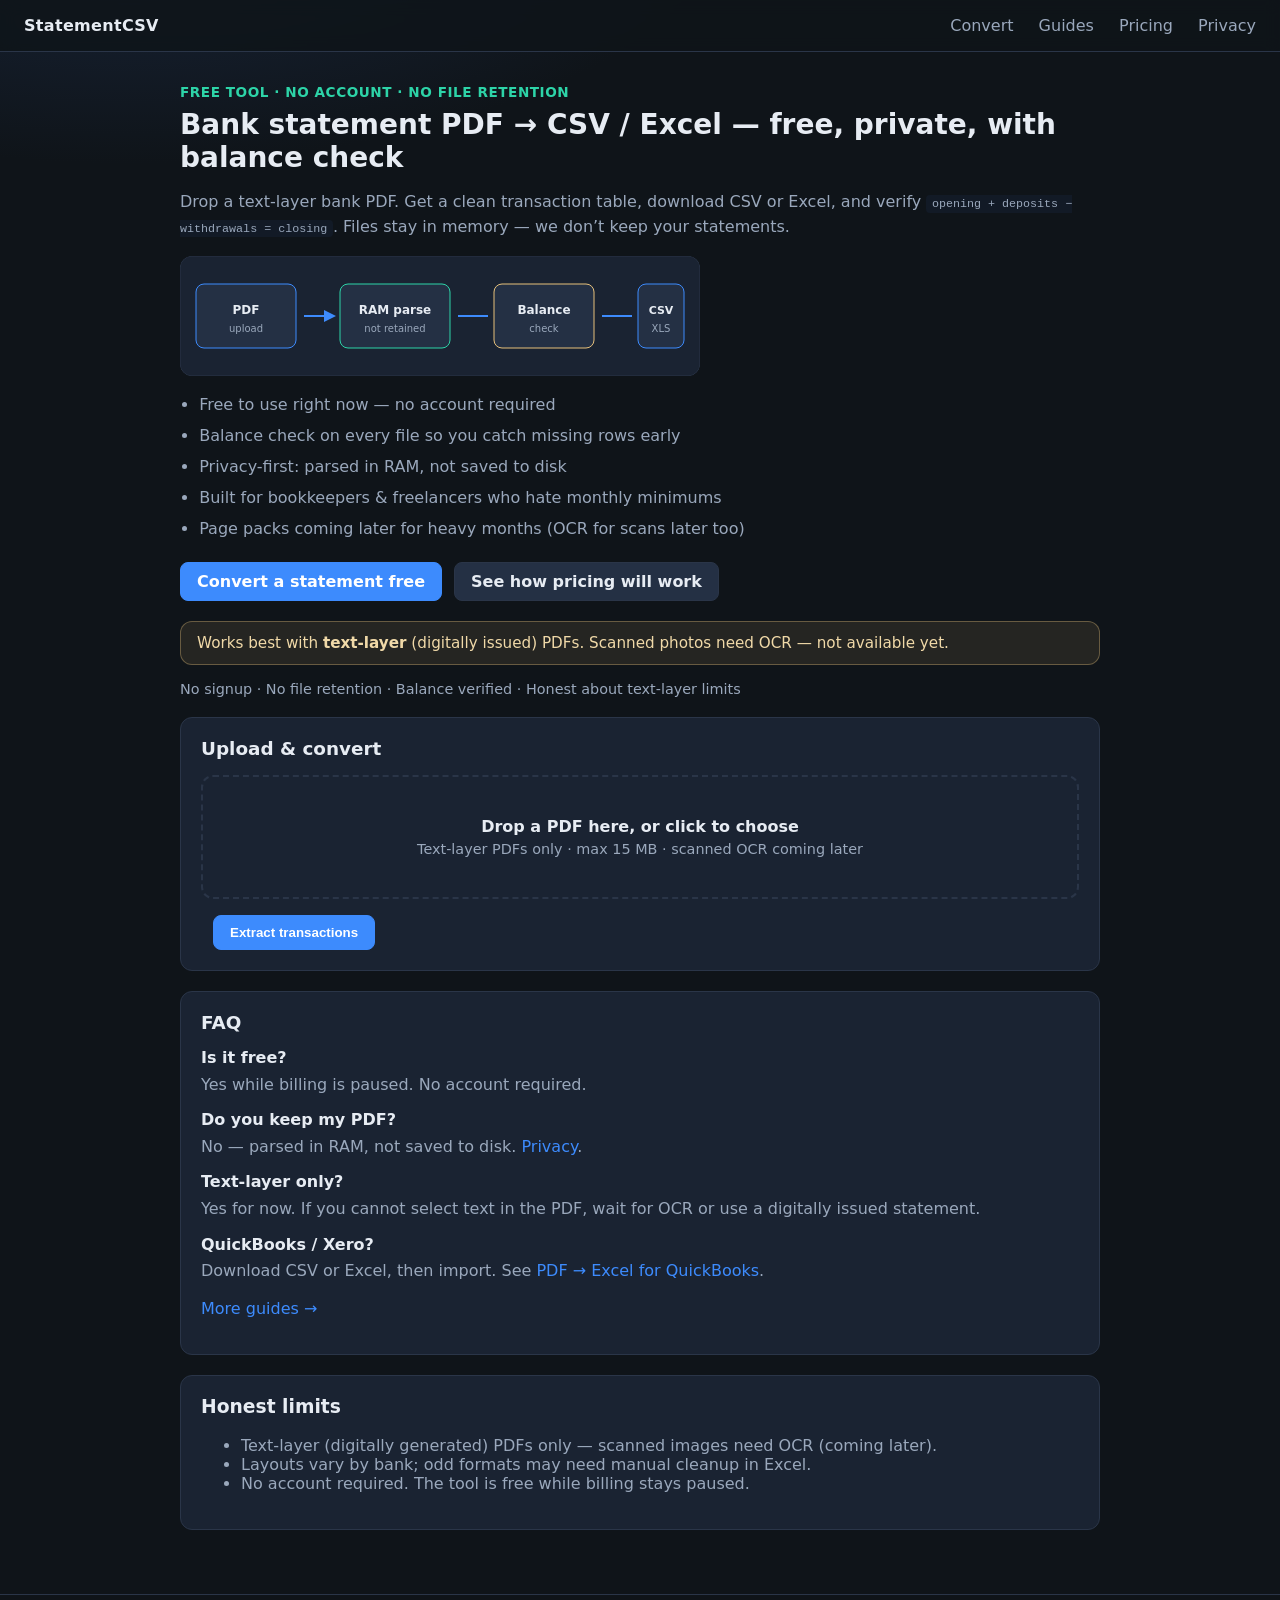
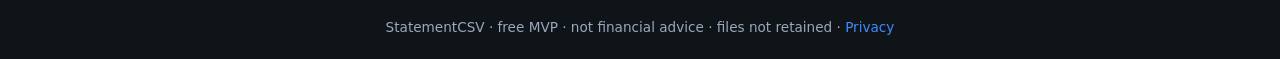
<file: templates/index.html>
<!DOCTYPE html>
<html lang="en">
<head>
  <meta charset="utf-8" />
  <meta name="viewport" content="width=device-width, initial-scale=1" />
  <title>Free Bank Statement PDF → CSV / Excel — StatementCSV</title>
  <meta name="description" content="Free bank statement PDF to CSV or Excel converter with balance check. No signup. Files parsed in memory — not retained. Text-layer PDFs only." />
  <link rel="canonical" href="https://statementcsv.spacebit.qzz.io/" />
  <meta property="og:type" content="website" />
  <meta property="og:url" content="https://statementcsv.spacebit.qzz.io/" />
  <meta property="og:title" content="Free Bank Statement PDF → CSV / Excel — StatementCSV" />
  <meta property="og:description" content="Free bank statement PDF to CSV or Excel converter with balance check. No signup. Files parsed in memory — not retained. Text-layer PDFs only." />
  <meta property="og:site_name" content="StatementCSV" />
  <meta name="twitter:card" content="summary" />
  <meta name="twitter:title" content="Free Bank Statement PDF → CSV / Excel — StatementCSV" />
  <meta name="twitter:description" content="Free bank statement PDF to CSV or Excel converter with balance check. No signup. Files parsed in memory — not retained. Text-layer PDFs only." />
  <link rel="stylesheet" href="/static/style.css?v=20261013" />
  <script type="application/ld+json">
  {
    "@context": "https://schema.org",
    "@type": "FAQPage",
    "mainEntity": [
      {
        "@type": "Question",
        "name": "Is StatementCSV free?",
        "acceptedAnswer": {
          "@type": "Answer",
          "text": "Yes. The converter is free to use while billing is paused. No account is required. Optional page packs may come later."
        }
      },
      {
        "@type": "Question",
        "name": "Do you store my bank statement PDF?",
        "acceptedAnswer": {
          "@type": "Answer",
          "text": "No. Uploaded PDFs are parsed in memory for the request and are not retained on disk."
        }
      },
      {
        "@type": "Question",
        "name": "What is a text-layer PDF?",
        "acceptedAnswer": {
          "@type": "Answer",
          "text": "A digitally issued bank PDF where you can highlight text with the mouse. Scanned photos of paper statements need OCR, which StatementCSV does not support yet."
        }
      },
      {
        "@type": "Question",
        "name": "What is the balance check?",
        "acceptedAnswer": {
          "@type": "Answer",
          "text": "StatementCSV verifies opening balance + deposits − withdrawals equals the closing balance so you catch missing rows before import."
        }
      }
    ]
  }
  </script>
  <script type="application/ld+json">
  {
    "@context": "https://schema.org",
    "@type": "WebApplication",
    "name": "StatementCSV",
    "url": "https://statementcsv.spacebit.qzz.io/",
    "applicationCategory": "FinanceApplication",
    "operatingSystem": "Any",
    "offers": {"@type": "Offer", "price": "0", "priceCurrency": "USD"},
    "description": "Free bank statement PDF to CSV or Excel converter with balance check. No signup. Files not retained."
  }
  </script>
</head>
<body>
  <header class="top">
    <div class="brand">StatementCSV</div>
    <nav>
      <a href="/#upload-card">Convert</a>
      <a href="/guides">Guides</a>
      <a href="/pricing">Pricing</a>
      <a href="/privacy">Privacy</a>
    </nav>
  </header>

  <main class="wrap">
    <section class="hero">
      <p class="kicker">Free tool · No account · No file retention</p>
      <h1>Bank statement PDF → CSV / Excel — free, private, with balance check</h1>
      <p class="lead">
        Drop a text-layer bank PDF. Get a clean transaction table, download CSV or Excel,
        and verify <code>opening + deposits − withdrawals = closing</code>.
        Files stay in memory — we don’t keep your statements.
      </p>
      <p class="hero-illu">
        <img class="hero-illustration" src="/static/statementcsv-flow.svg" width="520" height="120"
             alt="Diagram: bank statement PDF uploads in memory, extracts transactions, balance check, then CSV or Excel download — file not retained" />
      </p>
      <ul class="feature-list">
        <li>Free to use right now — no account required</li>
        <li>Balance check on every file so you catch missing rows early</li>
        <li>Privacy-first: parsed in RAM, not saved to disk</li>
        <li>Built for bookkeepers &amp; freelancers who hate monthly minimums</li>
        <li>Page packs coming later for heavy months (OCR for scans later too)</li>
      </ul>
      <div class="cta-row">
        <a class="btn primary" href="#upload-card">Convert a statement free</a>
        <a class="btn" href="/pricing">See how pricing will work</a>
      </div>
      <p class="limit-bar">
        Works best with <strong>text-layer</strong> (digitally issued) PDFs.
        Scanned photos need OCR — not available yet.
      </p>
      <p class="trust-bar">No signup · No file retention · Balance verified · Honest about text-layer limits</p>
    </section>

    <section class="card" id="upload-card">
      <h2 class="upload-heading">Upload &amp; convert</h2>
      <label class="drop" id="dropzone" for="file-input">
        <input type="file" id="file-input" accept="application/pdf,.pdf" hidden />
        <span class="drop-title">Drop a PDF here, or click to choose</span>
        <span class="drop-sub">Text-layer PDFs only · max 15 MB · scanned OCR coming later</span>
      </label>
      <div class="row actions" id="file-meta" hidden>
        <span id="file-name"></span>
        <button type="button" class="btn primary" id="btn-parse">Extract transactions</button>
      </div>
      <p class="err" id="error" hidden></p>
      <p class="hint" id="status" hidden></p>
    </section>

    <section class="card" id="result" hidden>
      <div class="download-hero">
        <button type="button" class="btn primary btn-big" id="btn-csv-top">⬇ Download CSV</button>
        <span class="muted">or Excel below · nothing is stored on our server</span>
      </div>
      <div class="balance" id="balance-box"></div>

      <div class="row between">
        <h2>Transactions <span class="muted" id="tx-count"></span></h2>
        <div class="row">
          <button type="button" class="btn" id="btn-csv">Download CSV</button>
          <button type="button" class="btn primary" id="btn-xlsx">Download Excel</button>
        </div>
      </div>

      <div class="table-wrap">
        <table id="tx-table">
          <thead>
            <tr>
              <th>Date</th>
              <th>Description</th>
              <th class="num">Deposit</th>
              <th class="num">Withdrawal</th>
              <th class="num">Balance</th>
            </tr>
          </thead>
          <tbody></tbody>
        </table>
      </div>
    </section>


    <section class="card" id="home-faq">
      <h2 style="margin-top:0;font-size:1.15rem">FAQ</h2>
      <dl class="faq">
        <dt>Is it free?</dt>
        <dd>Yes while billing is paused. No account required.</dd>
        <dt>Do you keep my PDF?</dt>
        <dd>No — parsed in RAM, not saved to disk. <a href="/privacy">Privacy</a>.</dd>
        <dt>Text-layer only?</dt>
        <dd>Yes for now. If you cannot select text in the PDF, wait for OCR or use a digitally issued statement.</dd>
        <dt>QuickBooks / Xero?</dt>
        <dd>Download CSV or Excel, then import. See <a href="/guides/bank-statement-pdf-to-excel-quickbooks">PDF → Excel for QuickBooks</a>.</dd>
      </dl>
      <p style="margin-top:1rem"><a href="/guides">More guides →</a></p>
    </section>

    <section class="card muted-card">
      <h3>Honest limits</h3>
      <ul>
        <li>Text-layer (digitally generated) PDFs only — scanned images need OCR (coming later).</li>
        <li>Layouts vary by bank; odd formats may need manual cleanup in Excel.</li>
        <li>No account required. The tool is free while billing stays paused.</li>
      </ul>
    </section>
  </main>

  <footer class="foot">
    <span>StatementCSV · free MVP · not financial advice · files not retained · <a href="/privacy">Privacy</a></span>
  </footer>
  <script src="/static/app.js?v=20261013"></script>
</body>
</html>
</file>
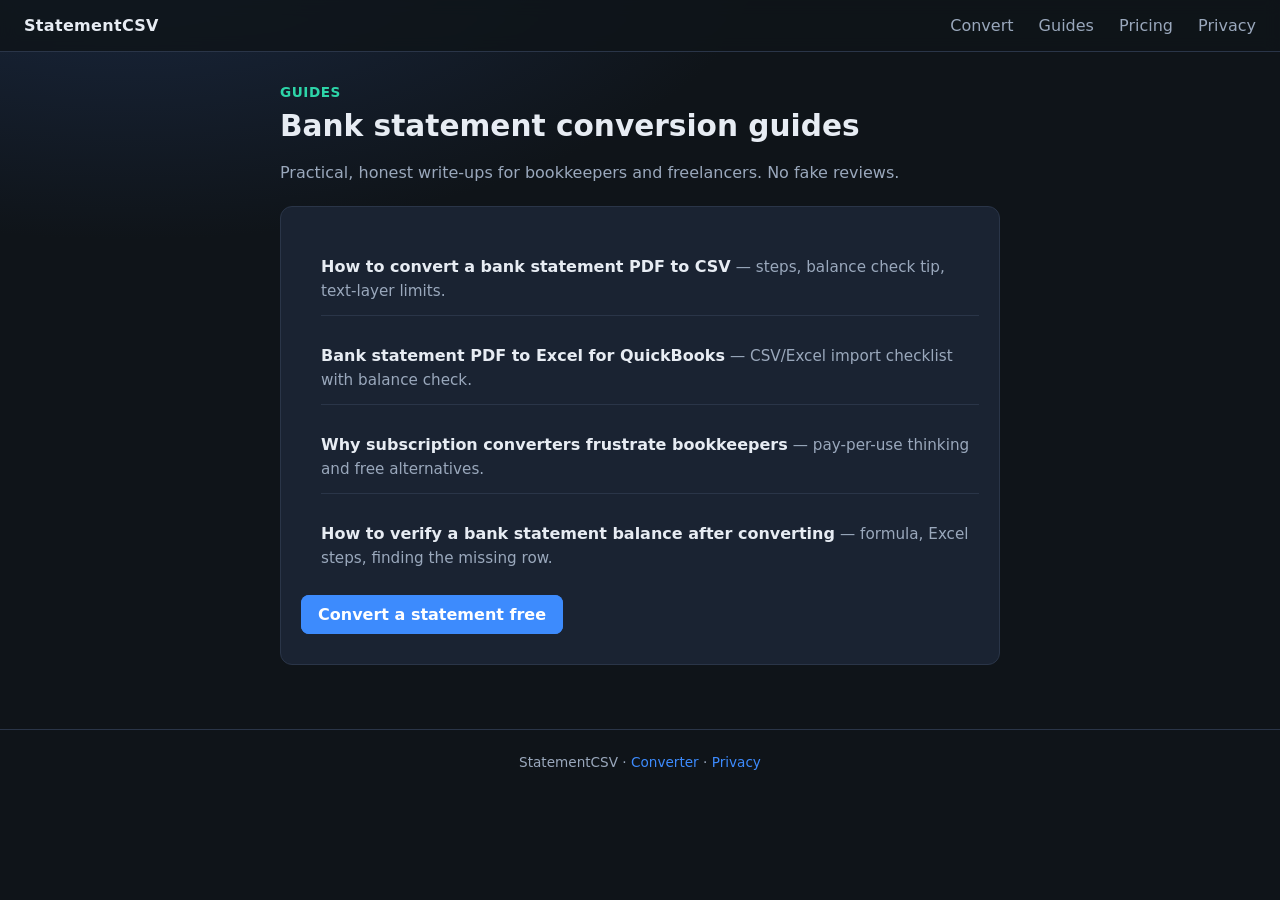
<file: templates/guides/index.html>
<!DOCTYPE html>
<html lang="en">
<head>
  <meta charset="utf-8" />
  <meta name="viewport" content="width=device-width, initial-scale=1" />
  <title>Bank Statement PDF to CSV Guides (Free Converter Tips) — StatementCSV</title>
  <meta name="description" content="Free guides: bank statement PDF to CSV/Excel, QuickBooks import, balance checks, and alternatives to subscription converters." />
  <link rel="canonical" href="https://statementcsv.spacebit.qzz.io/guides" />
  <meta property="og:type" content="website" />
  <meta property="og:url" content="https://statementcsv.spacebit.qzz.io/guides" />
  <meta property="og:title" content="Bank Statement PDF to CSV Guides — StatementCSV" />
  <meta property="og:description" content="Free guides: bank statement PDF to CSV/Excel, QuickBooks import, balance checks, and alternatives to subscription converters." />
  <meta property="og:site_name" content="StatementCSV" />
  <meta name="twitter:card" content="summary" />
  <meta name="twitter:title" content="Bank Statement PDF to CSV Guides — StatementCSV" />
  <meta name="twitter:description" content="Free guides: bank statement PDF to CSV/Excel, QuickBooks import, balance checks, and alternatives to subscription converters." />
  <link rel="stylesheet" href="/static/style.css" />
</head>
<body>
  <header class="top">
    <div class="brand"><a href="/" style="color:inherit;text-decoration:none">StatementCSV</a></div>
    <nav>
      <a href="/#upload-card">Convert</a>
      <a href="/guides">Guides</a>
      <a href="/pricing">Pricing</a>
      <a href="/privacy">Privacy</a>
    </nav>
  </header>
  <main class="wrap guide">
    <p class="kicker">Guides</p>
    <h1>Bank statement conversion guides</h1>
    <p class="lead">Practical, honest write-ups for bookkeepers and freelancers. No fake reviews.</p>
    <section class="card guide-body">
      <ul class="guide-list">
        <li>
          <a href="/guides/bank-statement-to-csv"><strong>How to convert a bank statement PDF to CSV</strong></a>
          <span class="muted"> — steps, balance check tip, text-layer limits.</span>
        </li>
        <li>
          <a href="/guides/bank-statement-pdf-to-excel-quickbooks"><strong>Bank statement PDF to Excel for QuickBooks</strong></a>
          <span class="muted"> — CSV/Excel import checklist with balance check.</span>
        </li>
        <li>
          <a href="/guides/why-subscription-converters-frustrate-bookkeepers"><strong>Why subscription converters frustrate bookkeepers</strong></a>
          <span class="muted"> — pay-per-use thinking and free alternatives.</span>
        </li>
        <li>
          <a href="/guides/verify-bank-statement-balance"><strong>How to verify a bank statement balance after converting</strong></a>
          <span class="muted"> — formula, Excel steps, finding the missing row.</span>
        </li>
      </ul>
      <p style="margin-top:1.25rem"><a class="btn primary" href="/#upload-card">Convert a statement free</a></p>
    </section>
  </main>
  <footer class="foot">
    <span>StatementCSV · <a href="/">Converter</a> · <a href="/privacy">Privacy</a></span>
  </footer>
</body>
</html>
</file>
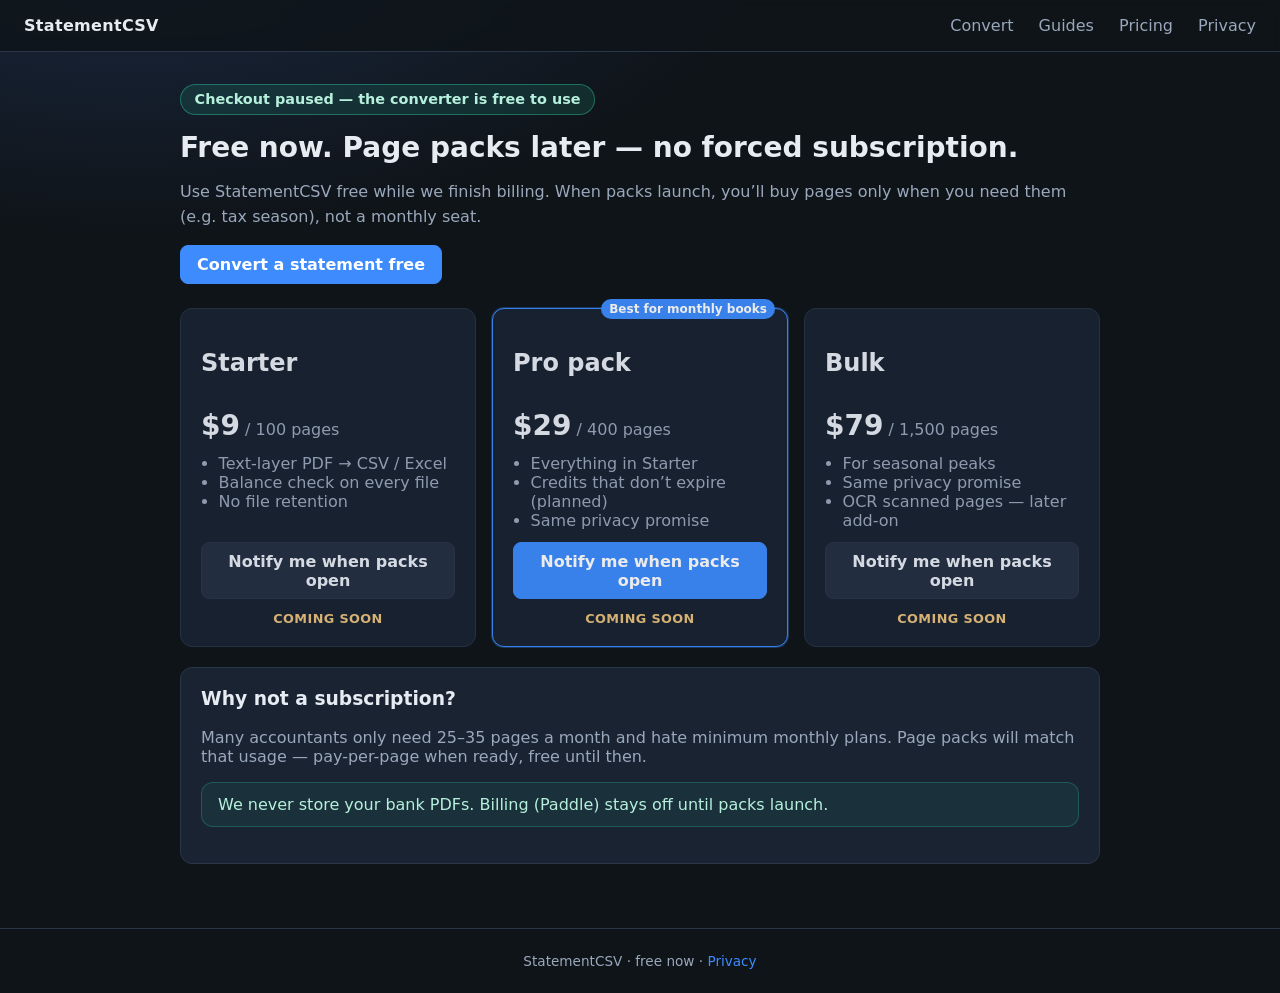
<file: templates/pricing.html>
<!DOCTYPE html>
<html lang="en">
<head>
  <meta charset="utf-8" />
  <meta name="viewport" content="width=device-width, initial-scale=1" />
  <title>Pricing — StatementCSV (Free now · Page packs coming soon)</title>
  <meta name="description" content="StatementCSV is free to use now. Page packs with no forced subscription are coming later." />
  <link rel="canonical" href="https://statementcsv.spacebit.qzz.io/pricing" />
  <meta property="og:type" content="website" />
  <meta property="og:url" content="https://statementcsv.spacebit.qzz.io/pricing" />
  <meta property="og:title" content="Pricing — StatementCSV (Free now · Page packs coming soon)" />
  <meta property="og:description" content="StatementCSV is free to use now. Page packs with no forced subscription are coming later." />
  <meta property="og:site_name" content="StatementCSV" />
  <meta name="twitter:card" content="summary" />
  <meta name="twitter:title" content="Pricing — StatementCSV (Free now · Page packs coming soon)" />
  <meta name="twitter:description" content="StatementCSV is free to use now. Page packs with no forced subscription are coming later." />
  <link rel="stylesheet" href="/static/style.css" />
</head>
<body>
  <header class="top">
    <div class="brand">StatementCSV</div>
    <nav>
      <a href="/">Convert</a>
      <a href="/guides">Guides</a>
      <a href="/pricing">Pricing</a>
      <a href="/privacy">Privacy</a>
    </nav>
  </header>

  <main class="wrap">
    <section class="hero">
      <p class="banner-free">Checkout paused — the converter is free to use</p>
      <h1>Free now. Page packs later — no forced subscription.</h1>
      <p class="lead">
        Use StatementCSV free while we finish billing. When packs launch, you’ll buy pages
        only when you need them (e.g. tax season), not a monthly seat.
      </p>
      <div class="cta-row">
        <a class="btn primary" href="/#upload-card">Convert a statement free</a>
      </div>
    </section>

    <section class="pricing-grid">
      <article class="price-card coming-soon">
        <h2>Starter</h2>
        <p class="price"><span class="amount">$9</span> / 100 pages</p>
        <ul>
          <li>Text-layer PDF → CSV / Excel</li>
          <li>Balance check on every file</li>
          <li>No file retention</li>
        </ul>
        <a class="btn" href="mailto:bo.ze@mail.grokbot.com?subject=StatementCSV%20page%20packs%20waitlist">Notify me when packs open</a>
        <p class="soon-label">Coming soon</p>
      </article>
      <article class="price-card featured coming-soon">
        <div class="badge">Best for monthly books</div>
        <h2>Pro pack</h2>
        <p class="price"><span class="amount">$29</span> / 400 pages</p>
        <ul>
          <li>Everything in Starter</li>
          <li>Credits that don’t expire (planned)</li>
          <li>Same privacy promise</li>
        </ul>
        <a class="btn primary" href="mailto:bo.ze@mail.grokbot.com?subject=StatementCSV%20page%20packs%20waitlist">Notify me when packs open</a>
        <p class="soon-label">Coming soon</p>
      </article>
      <article class="price-card coming-soon">
        <h2>Bulk</h2>
        <p class="price"><span class="amount">$79</span> / 1,500 pages</p>
        <ul>
          <li>For seasonal peaks</li>
          <li>Same privacy promise</li>
          <li>OCR scanned pages — later add-on</li>
        </ul>
        <a class="btn" href="mailto:bo.ze@mail.grokbot.com?subject=StatementCSV%20page%20packs%20waitlist">Notify me when packs open</a>
        <p class="soon-label">Coming soon</p>
      </article>
    </section>

    <section class="card muted-card">
      <h3>Why not a subscription?</h3>
      <p>
        Many accountants only need 25–35 pages a month and hate minimum monthly plans.
        Page packs will match that usage — pay-per-page when ready, free until then.
      </p>
      <p class="privacy">We never store your bank PDFs. Billing (Paddle) stays off until packs launch.</p>
    </section>
  </main>

  <footer class="foot">
    <span>StatementCSV · free now · <a href="/privacy">Privacy</a></span>
  </footer>
</body>
</html>
</file>
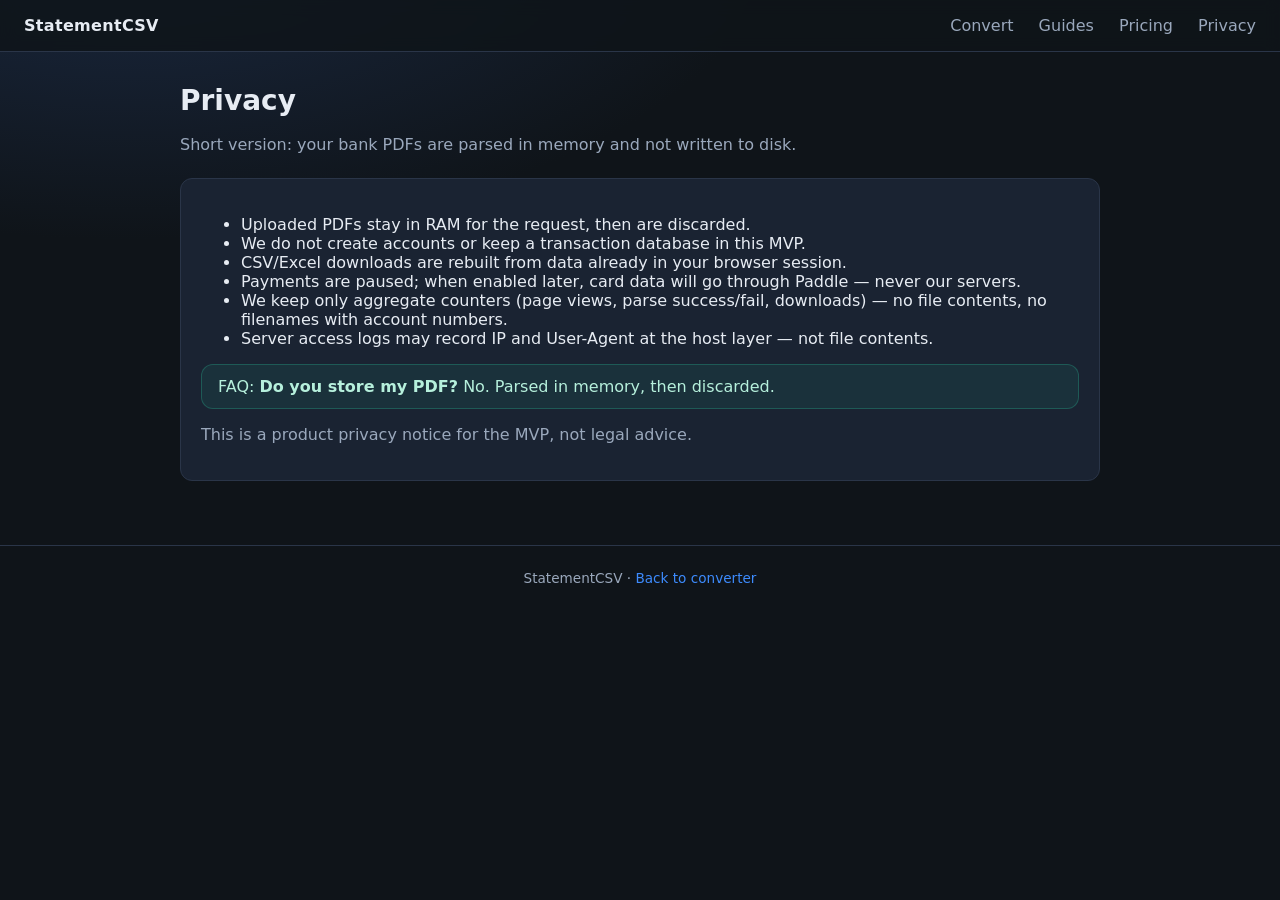
<file: templates/privacy.html>
<!DOCTYPE html>
<html lang="en">
<head>
  <meta charset="utf-8" />
  <meta name="viewport" content="width=device-width, initial-scale=1" />
  <meta name="description" content="Your bank PDFs are parsed in memory and not written to disk. Aggregate counters only — no file retention." />
  <link rel="canonical" href="https://statementcsv.spacebit.qzz.io/privacy" />
  <meta property="og:type" content="website" />
  <meta property="og:url" content="https://statementcsv.spacebit.qzz.io/privacy" />
  <meta property="og:title" content="Privacy — StatementCSV" />
  <meta property="og:description" content="Your bank PDFs are parsed in memory and not written to disk. Aggregate counters only — no file retention." />
  <meta property="og:site_name" content="StatementCSV" />
  <meta name="twitter:card" content="summary" />
  <meta name="twitter:title" content="Privacy — StatementCSV" />
  <meta name="twitter:description" content="Your bank PDFs are parsed in memory and not written to disk. Aggregate counters only — no file retention." />
  <title>Privacy — StatementCSV</title>
  <link rel="stylesheet" href="/static/style.css" />
</head>
<body>
  <header class="top">
    <div class="brand">StatementCSV</div>
    <nav>
      <a href="/">Convert</a>
      <a href="/guides">Guides</a>
      <a href="/pricing">Pricing</a>
      <a href="/privacy">Privacy</a>
    </nav>
  </header>
  <main class="wrap">
    <section class="hero">
      <h1>Privacy</h1>
      <p class="lead">Short version: your bank PDFs are parsed in memory and not written to disk.</p>
    </section>
    <section class="card">
      <ul>
        <li>Uploaded PDFs stay in RAM for the request, then are discarded.</li>
        <li>We do not create accounts or keep a transaction database in this MVP.</li>
        <li>CSV/Excel downloads are rebuilt from data already in your browser session.</li>
        <li>Payments are paused; when enabled later, card data will go through Paddle — never our servers.</li>
        <li>We keep only aggregate counters (page views, parse success/fail, downloads) — no file contents, no filenames with account numbers.</li>
        <li>Server access logs may record IP and User-Agent at the host layer — not file contents.</li>
      </ul>
      <p class="privacy">FAQ: <strong>Do you store my PDF?</strong> No. Parsed in memory, then discarded.</p>
      <p class="hint">This is a product privacy notice for the MVP, not legal advice.</p>
    </section>
  </main>
  <footer class="foot"><span>StatementCSV · <a href="/">Back to converter</a></span></footer>
</body>
</html>
</file>
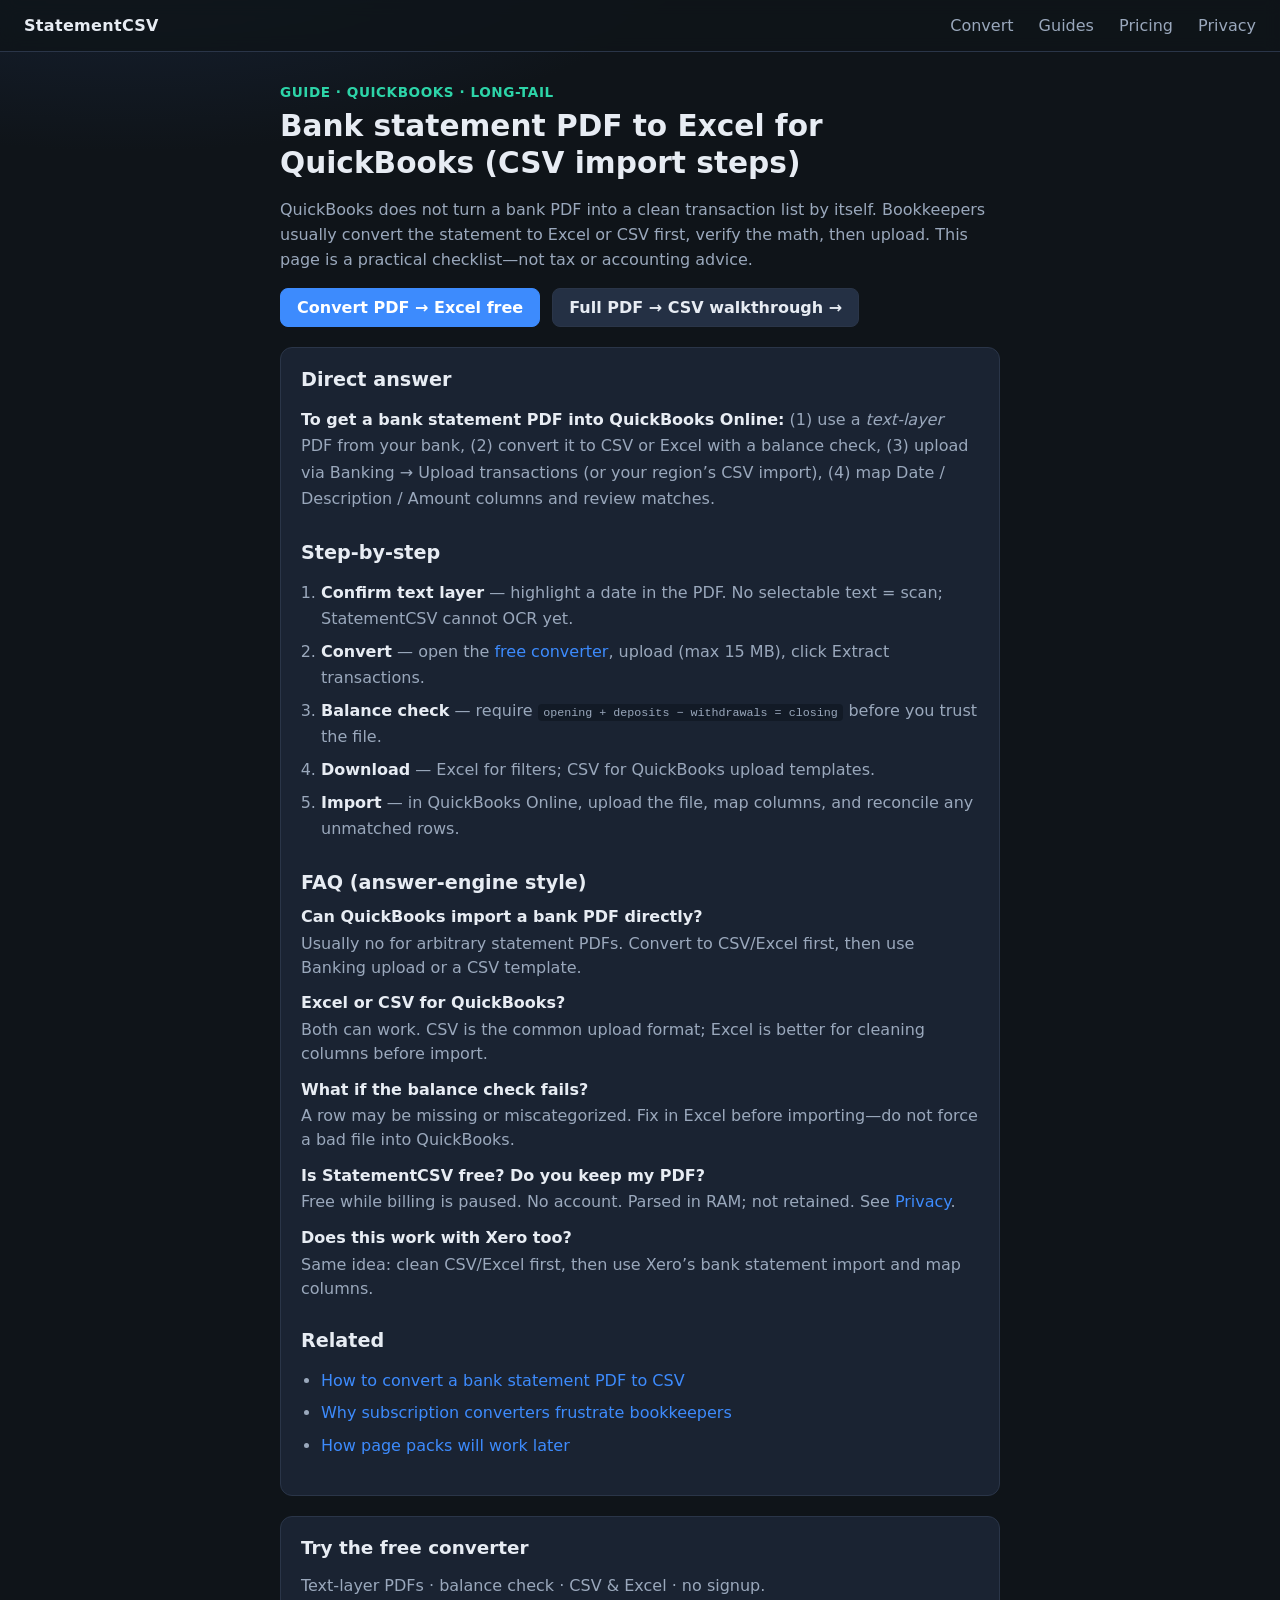
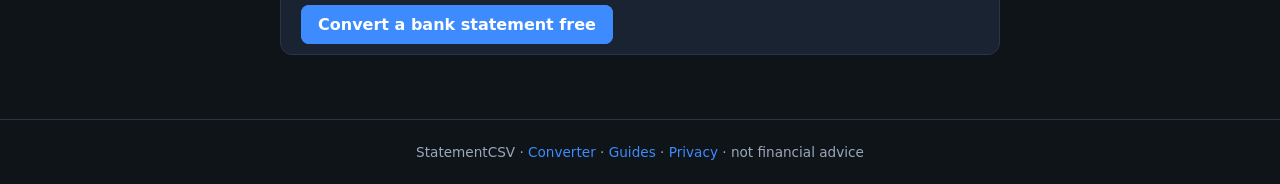
<file: templates/guides/bank-statement-pdf-to-excel-quickbooks.html>
<!DOCTYPE html>
<html lang="en">
<head>
  <meta charset="utf-8" />
  <meta name="viewport" content="width=device-width, initial-scale=1" />
  <title>Bank Statement PDF to Excel for QuickBooks (CSV Import Steps) — StatementCSV</title>
  <meta name="description" content="Convert a text-layer bank statement PDF to Excel or CSV, verify balances, then import into QuickBooks Online. Free tool, no signup, files not retained." />
  <link rel="canonical" href="https://statementcsv.spacebit.qzz.io/guides/bank-statement-pdf-to-excel-quickbooks" />
  <meta property="og:type" content="article" />
  <meta property="og:url" content="https://statementcsv.spacebit.qzz.io/guides/bank-statement-pdf-to-excel-quickbooks" />
  <meta property="og:title" content="Bank Statement PDF to Excel for QuickBooks (CSV Import Steps)" />
  <meta property="og:description" content="Convert a text-layer bank statement PDF to Excel or CSV, verify balances, then import into QuickBooks Online. Free tool, no signup." />
  <meta property="og:site_name" content="StatementCSV" />
  <meta name="twitter:card" content="summary" />
  <meta name="twitter:title" content="Bank Statement PDF to Excel for QuickBooks — StatementCSV" />
  <meta name="twitter:description" content="Convert bank statement PDF to Excel/CSV, check balances, import to QuickBooks. Free, no signup." />
  <link rel="stylesheet" href="/static/style.css" />
  <script type="application/ld+json">
  {
    "@context": "https://schema.org",
    "@type": "FAQPage",
    "mainEntity": [
      {
        "@type": "Question",
        "name": "Can I import a bank statement PDF directly into QuickBooks?",
        "acceptedAnswer": {
          "@type": "Answer",
          "text": "QuickBooks Online does not import arbitrary bank PDFs as a transaction list. Convert the PDF to CSV or Excel first, then use Banking → Upload transactions (or a CSV import template) and map columns."
        }
      },
      {
        "@type": "Question",
        "name": "What CSV columns work best for QuickBooks?",
        "acceptedAnswer": {
          "@type": "Answer",
          "text": "A simple layout with Date, Description, and Amount (or separate Deposit and Withdrawal columns) works for most uploads. You may need to rename headers to match QuickBooks’ template for your region."
        }
      },
      {
        "@type": "Question",
        "name": "How do I know the spreadsheet matches the PDF?",
        "acceptedAnswer": {
          "@type": "Answer",
          "text": "Use a balance check: opening + deposits − withdrawals should equal closing. StatementCSV shows pass/fail before you download. Spot-check the first day, last day, and one large transfer against the PDF."
        }
      },
      {
        "@type": "Question",
        "name": "Does StatementCSV store my bank PDF?",
        "acceptedAnswer": {
          "@type": "Answer",
          "text": "No. Files are parsed in memory for the request and are not retained on disk."
        }
      }
    ]
  }
  </script>
  <script type="application/ld+json">
  {
    "@context": "https://schema.org",
    "@type": "HowTo",
    "name": "Convert a bank statement PDF to Excel for QuickBooks",
    "description": "Extract transactions from a text-layer bank PDF, verify balances, download Excel or CSV, then upload to QuickBooks Online.",
    "step": [
      {"@type": "HowToStep", "name": "Confirm text layer", "text": "Open the PDF and try to highlight text. If you cannot select text, it is a scan and needs OCR (not supported yet)."},
      {"@type": "HowToStep", "name": "Convert with StatementCSV", "text": "Upload the PDF at StatementCSV, extract transactions, and confirm the balance check passes."},
      {"@type": "HowToStep", "name": "Download Excel or CSV", "text": "Download Excel for review or CSV for import. Spot-check a few rows against the PDF."},
      {"@type": "HowToStep", "name": "Upload to QuickBooks", "text": "In QuickBooks Online, use Banking upload or CSV import and map Date, Description, and amount columns."}
    ]
  }
  </script>
</head>
<body>
  <header class="top">
    <div class="brand"><a href="/" style="color:inherit;text-decoration:none">StatementCSV</a></div>
    <nav>
      <a href="/#upload-card">Convert</a>
      <a href="/guides">Guides</a>
      <a href="/pricing">Pricing</a>
      <a href="/privacy">Privacy</a>
    </nav>
  </header>

  <main class="wrap guide">
    <p class="kicker">Guide · QuickBooks · Long-tail</p>
    <h1>Bank statement PDF to Excel for QuickBooks (CSV import steps)</h1>
    <p class="lead">
      QuickBooks does not turn a bank PDF into a clean transaction list by itself.
      Bookkeepers usually convert the statement to Excel or CSV first, verify the math, then upload.
      This page is a practical checklist—not tax or accounting advice.
    </p>

    <div class="cta-row">
      <a class="btn primary" href="/#upload-card">Convert PDF → Excel free</a>
      <a class="btn" href="/guides/bank-statement-to-csv">Full PDF → CSV walkthrough →</a>
    </div>

    <section class="card guide-body">
      <h2>Direct answer</h2>
      <p>
        <strong>To get a bank statement PDF into QuickBooks Online:</strong>
        (1) use a <em>text-layer</em> PDF from your bank,
        (2) convert it to CSV or Excel with a balance check,
        (3) upload via Banking → Upload transactions (or your region’s CSV import),
        (4) map Date / Description / Amount columns and review matches.
      </p>

      <h2>Step-by-step</h2>
      <ol>
        <li><strong>Confirm text layer</strong> — highlight a date in the PDF. No selectable text = scan; StatementCSV cannot OCR yet.</li>
        <li><strong>Convert</strong> — open the <a href="/#upload-card">free converter</a>, upload (max 15 MB), click Extract transactions.</li>
        <li><strong>Balance check</strong> — require <code>opening + deposits − withdrawals = closing</code> before you trust the file.</li>
        <li><strong>Download</strong> — Excel for filters; CSV for QuickBooks upload templates.</li>
        <li><strong>Import</strong> — in QuickBooks Online, upload the file, map columns, and reconcile any unmatched rows.</li>
      </ol>

      <h2 id="faq">FAQ (answer-engine style)</h2>
      <dl class="faq">
        <dt>Can QuickBooks import a bank PDF directly?</dt>
        <dd>Usually no for arbitrary statement PDFs. Convert to CSV/Excel first, then use Banking upload or a CSV template.</dd>
        <dt>Excel or CSV for QuickBooks?</dt>
        <dd>Both can work. CSV is the common upload format; Excel is better for cleaning columns before import.</dd>
        <dt>What if the balance check fails?</dt>
        <dd>A row may be missing or miscategorized. Fix in Excel before importing—do not force a bad file into QuickBooks.</dd>
        <dt>Is StatementCSV free? Do you keep my PDF?</dt>
        <dd>Free while billing is paused. No account. Parsed in RAM; not retained. See <a href="/privacy">Privacy</a>.</dd>
        <dt>Does this work with Xero too?</dt>
        <dd>Same idea: clean CSV/Excel first, then use Xero’s bank statement import and map columns.</dd>
      </dl>

      <h2>Related</h2>
      <ul>
        <li><a href="/guides/bank-statement-to-csv">How to convert a bank statement PDF to CSV</a></li>
        <li><a href="/guides/why-subscription-converters-frustrate-bookkeepers">Why subscription converters frustrate bookkeepers</a></li>
        <li><a href="/pricing">How page packs will work later</a></li>
      </ul>
    </section>

    <section class="card">
      <h2 style="margin-top:0;font-size:1.15rem">Try the free converter</h2>
      <p class="lead" style="margin-bottom:1rem">Text-layer PDFs · balance check · CSV &amp; Excel · no signup.</p>
      <a class="btn primary" href="/#upload-card">Convert a bank statement free</a>
    </section>
  </main>

  <footer class="foot">
    <span>StatementCSV · <a href="/">Converter</a> · <a href="/guides">Guides</a> · <a href="/privacy">Privacy</a> · not financial advice</span>
  </footer>
</body>
</html>
</file>
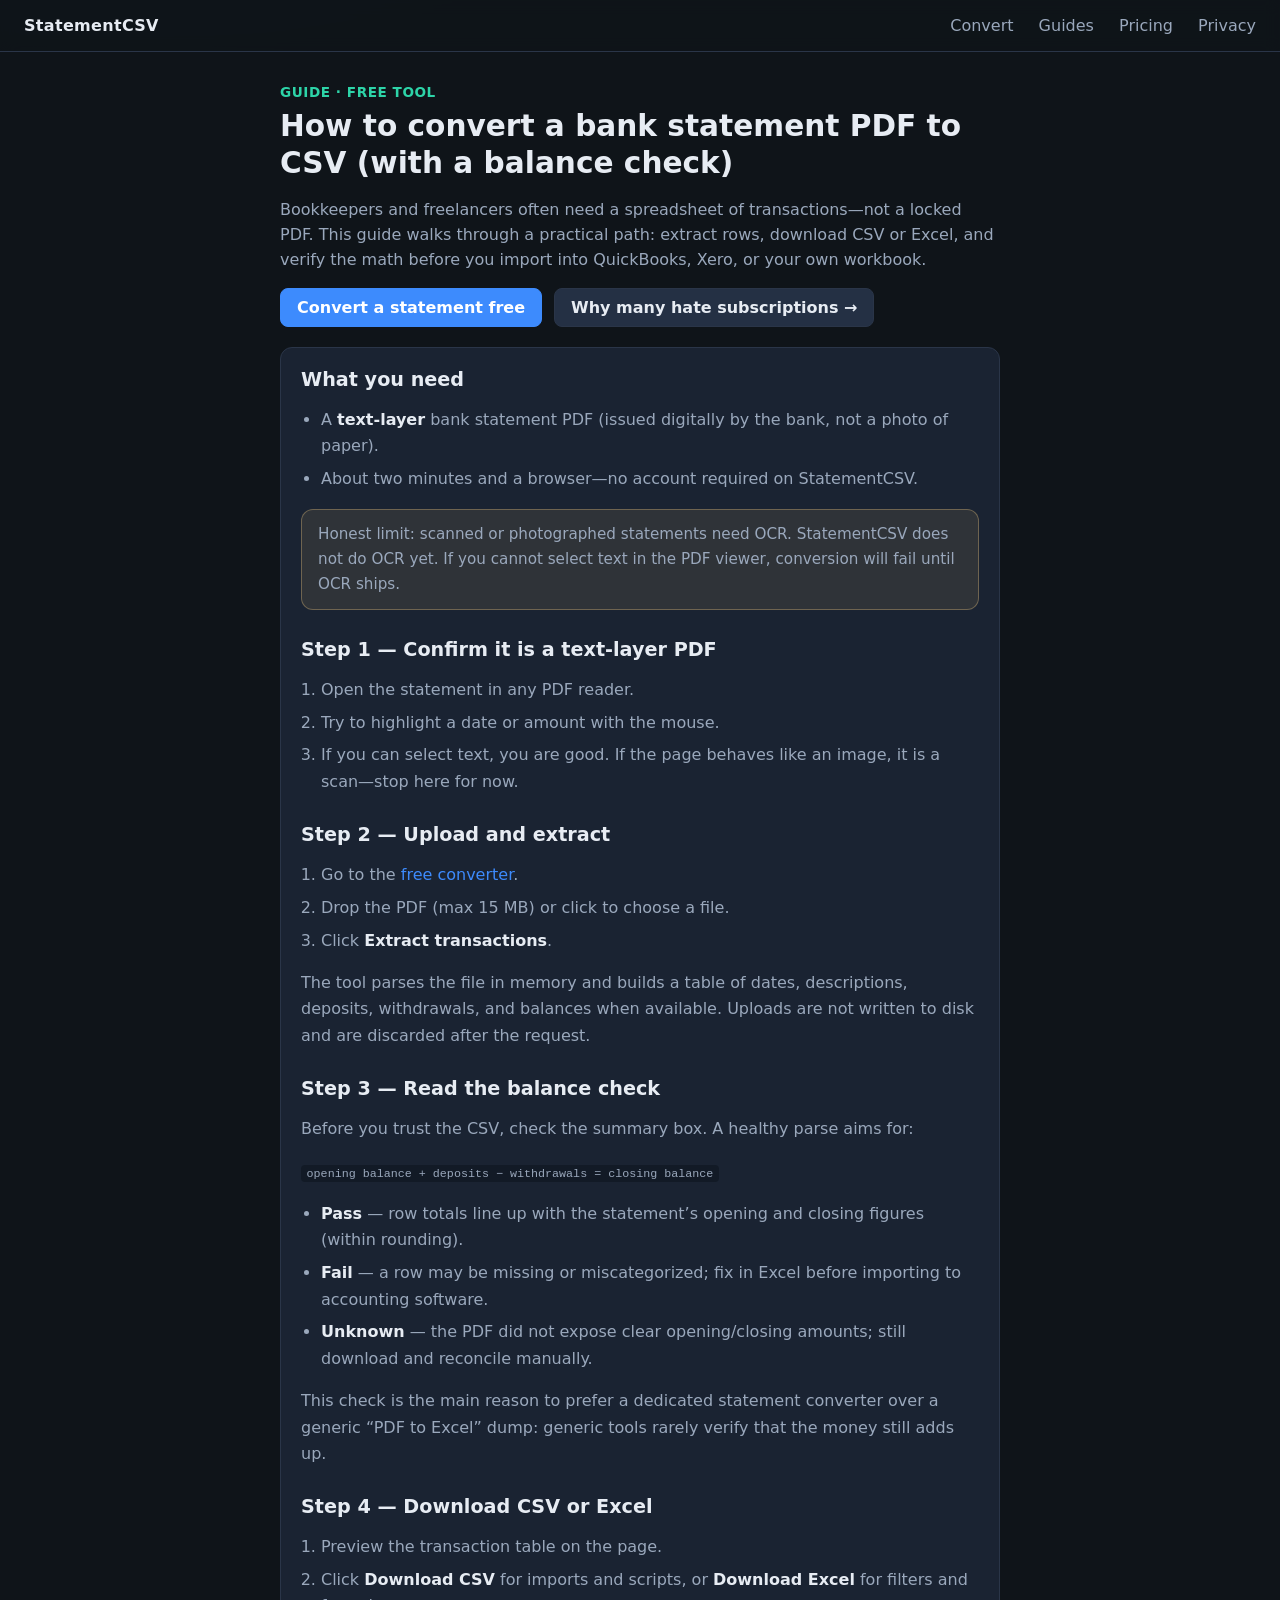
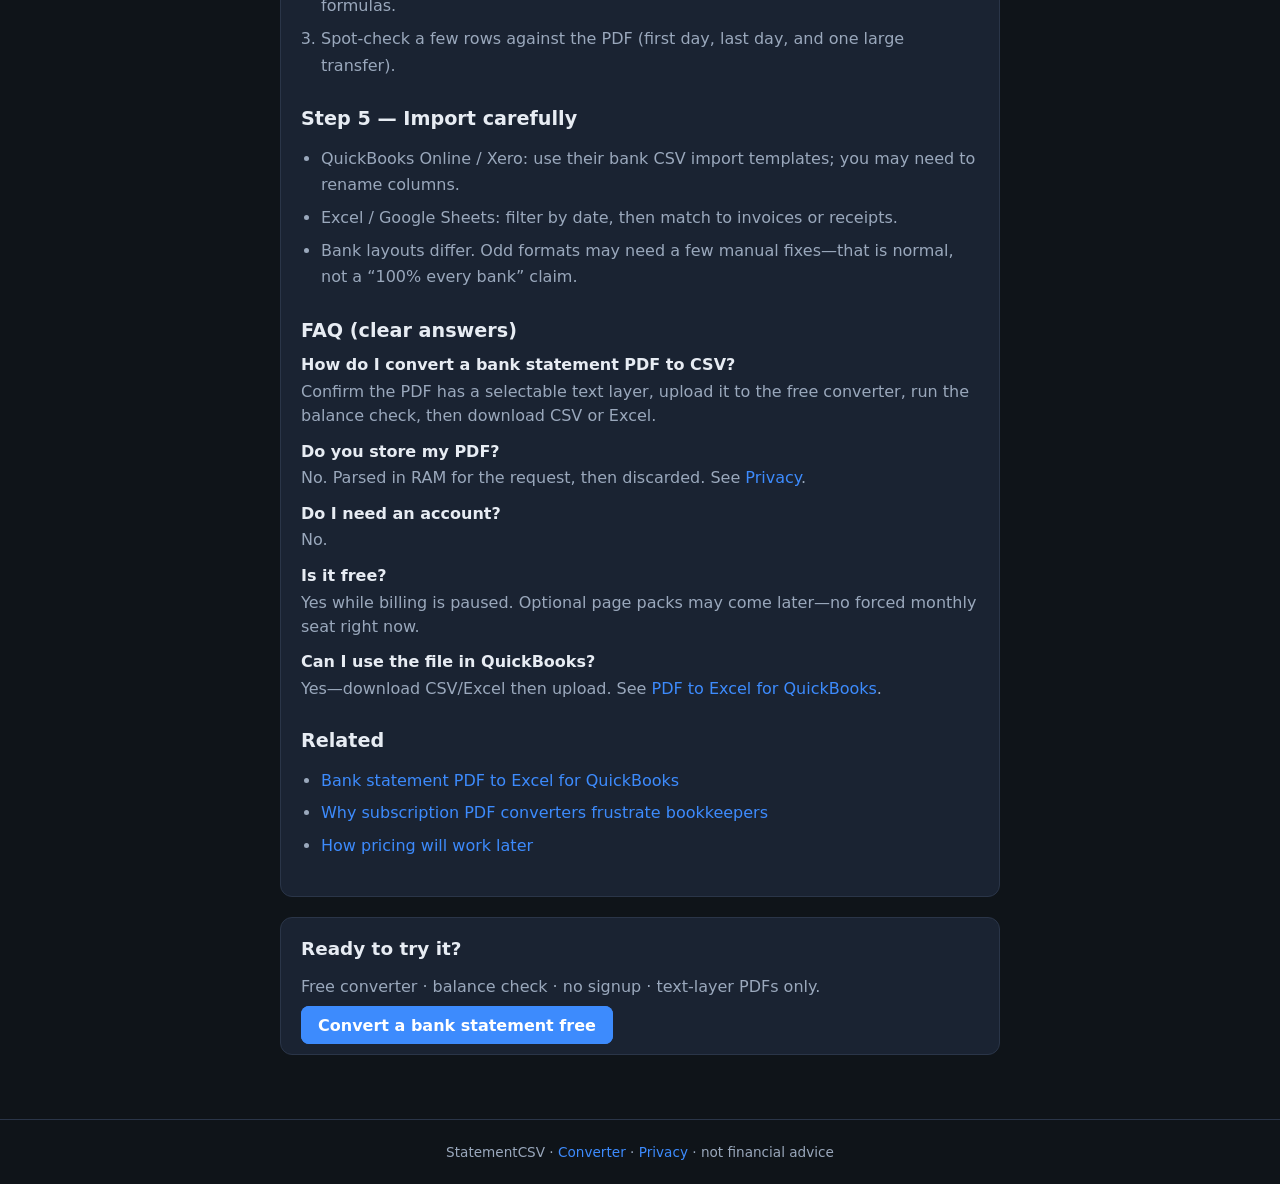
<file: templates/guides/bank-statement-to-csv.html>
<!DOCTYPE html>
<html lang="en">
<head>
  <meta charset="utf-8" />
  <meta name="viewport" content="width=device-width, initial-scale=1" />
  <title>How to Convert a Bank Statement PDF to CSV (With Balance Check) — StatementCSV</title>
  <meta name="description" content="Step-by-step: convert a text-layer bank statement PDF to CSV or Excel, verify opening + deposits − withdrawals = closing, and download without signup." />
  <link rel="canonical" href="https://statementcsv.spacebit.qzz.io/guides/bank-statement-to-csv" />
  <meta property="og:type" content="article" />
  <meta property="og:url" content="https://statementcsv.spacebit.qzz.io/guides/bank-statement-to-csv" />
  <meta property="og:title" content="How to Convert a Bank Statement PDF to CSV (With Balance Check) — StatementCSV" />
  <meta property="og:description" content="Step-by-step: convert a text-layer bank statement PDF to CSV or Excel, verify opening + deposits − withdrawals = closing, and download without signup." />
  <meta property="og:site_name" content="StatementCSV" />
  <meta name="twitter:card" content="summary" />
  <meta name="twitter:title" content="How to Convert a Bank Statement PDF to CSV (With Balance Check) — StatementCSV" />
  <meta name="twitter:description" content="Step-by-step: convert a text-layer bank statement PDF to CSV or Excel, verify opening + deposits − withdrawals = closing, and download without signup." />
  <link rel="stylesheet" href="/static/style.css" />
  <script type="application/ld+json">
  {
    "@context": "https://schema.org",
    "@type": "FAQPage",
    "mainEntity": [
      {
        "@type": "Question",
        "name": "How do I convert a bank statement PDF to CSV?",
        "acceptedAnswer": {
          "@type": "Answer",
          "text": "Use a text-layer bank PDF, upload it to a converter like StatementCSV, extract transactions, verify opening + deposits − withdrawals = closing, then download CSV or Excel."
        }
      },
      {
        "@type": "Question",
        "name": "What is a text-layer bank statement PDF?",
        "acceptedAnswer": {
          "@type": "Answer",
          "text": "A digitally issued PDF where you can select text with the mouse. Scanned photos need OCR and will not convert until OCR is available."
        }
      },
      {
        "@type": "Question",
        "name": "Why use a balance check when converting bank PDFs?",
        "acceptedAnswer": {
          "@type": "Answer",
          "text": "A balance check catches missing or miscategorized rows before you import into QuickBooks, Xero, or Excel."
        }
      },
      {
        "@type": "Question",
        "name": "Is converting bank statements free on StatementCSV?",
        "acceptedAnswer": {
          "@type": "Answer",
          "text": "Yes while billing is paused. No account required. Uploads are not retained on disk."
        }
      }
    ]
  }
  </script>
  <script type="application/ld+json">
  {
    "@context": "https://schema.org",
    "@type": "HowTo",
    "name": "Convert a bank statement PDF to CSV with a balance check",
    "step": [
      {"@type": "HowToStep", "name": "Confirm text layer", "text": "Highlight text in the PDF to confirm it is not a scan."},
      {"@type": "HowToStep", "name": "Upload and extract", "text": "Upload the PDF and extract transactions."},
      {"@type": "HowToStep", "name": "Read balance check", "text": "Confirm opening + deposits − withdrawals equals closing."},
      {"@type": "HowToStep", "name": "Download CSV or Excel", "text": "Download and spot-check rows before accounting import."}
    ]
  }
  </script>
</head>
<body>
  <header class="top">
    <div class="brand"><a href="/" style="color:inherit;text-decoration:none">StatementCSV</a></div>
    <nav>
      <a href="/#upload-card">Convert</a>
      <a href="/guides">Guides</a>
      <a href="/pricing">Pricing</a>
      <a href="/privacy">Privacy</a>
    </nav>
  </header>

  <main class="wrap guide">
    <p class="kicker">Guide · Free tool</p>
    <h1>How to convert a bank statement PDF to CSV (with a balance check)</h1>
    <p class="lead">
      Bookkeepers and freelancers often need a spreadsheet of transactions—not a locked PDF.
      This guide walks through a practical path: extract rows, download CSV or Excel, and
      verify the math before you import into QuickBooks, Xero, or your own workbook.
    </p>

    <div class="cta-row">
      <a class="btn primary" href="/#upload-card">Convert a statement free</a>
      <a class="btn" href="/guides/why-subscription-converters-frustrate-bookkeepers">Why many hate subscriptions →</a>
    </div>

    <section class="card guide-body">
      <h2>What you need</h2>
      <ul>
        <li>A <strong>text-layer</strong> bank statement PDF (issued digitally by the bank, not a photo of paper).</li>
        <li>About two minutes and a browser—no account required on StatementCSV.</li>
      </ul>
      <p class="limit-bar" style="margin-top:1rem">
        Honest limit: scanned or photographed statements need OCR. StatementCSV does not do OCR yet.
        If you cannot select text in the PDF viewer, conversion will fail until OCR ships.
      </p>

      <h2>Step 1 — Confirm it is a text-layer PDF</h2>
      <ol>
        <li>Open the statement in any PDF reader.</li>
        <li>Try to highlight a date or amount with the mouse.</li>
        <li>If you can select text, you are good. If the page behaves like an image, it is a scan—stop here for now.</li>
      </ol>

      <h2>Step 2 — Upload and extract</h2>
      <ol>
        <li>Go to the <a href="/#upload-card">free converter</a>.</li>
        <li>Drop the PDF (max 15 MB) or click to choose a file.</li>
        <li>Click <strong>Extract transactions</strong>.</li>
      </ol>
      <p>
        The tool parses the file in memory and builds a table of dates, descriptions, deposits, withdrawals, and balances when available.
        Uploads are not written to disk and are discarded after the request.
      </p>

      <h2>Step 3 — Read the balance check</h2>
      <p>
        Before you trust the CSV, check the summary box. A healthy parse aims for:
      </p>
      <p><code>opening balance + deposits − withdrawals = closing balance</code></p>
      <ul>
        <li><strong>Pass</strong> — row totals line up with the statement’s opening and closing figures (within rounding).</li>
        <li><strong>Fail</strong> — a row may be missing or miscategorized; fix in Excel before importing to accounting software.</li>
        <li><strong>Unknown</strong> — the PDF did not expose clear opening/closing amounts; still download and reconcile manually.</li>
      </ul>
      <p>
        This check is the main reason to prefer a dedicated statement converter over a generic “PDF to Excel” dump:
        generic tools rarely verify that the money still adds up.
      </p>

      <h2>Step 4 — Download CSV or Excel</h2>
      <ol>
        <li>Preview the transaction table on the page.</li>
        <li>Click <strong>Download CSV</strong> for imports and scripts, or <strong>Download Excel</strong> for filters and formulas.</li>
        <li>Spot-check a few rows against the PDF (first day, last day, and one large transfer).</li>
      </ol>

      <h2>Step 5 — Import carefully</h2>
      <ul>
        <li>QuickBooks Online / Xero: use their bank CSV import templates; you may need to rename columns.</li>
        <li>Excel / Google Sheets: filter by date, then match to invoices or receipts.</li>
        <li>Bank layouts differ. Odd formats may need a few manual fixes—that is normal, not a “100% every bank” claim.</li>
      </ul>

      <h2 id="faq">FAQ (clear answers)</h2>
      <dl class="faq">
        <dt>How do I convert a bank statement PDF to CSV?</dt>
        <dd>Confirm the PDF has a selectable text layer, upload it to the free converter, run the balance check, then download CSV or Excel.</dd>
        <dt>Do you store my PDF?</dt>
        <dd>No. Parsed in RAM for the request, then discarded. See <a href="/privacy">Privacy</a>.</dd>
        <dt>Do I need an account?</dt>
        <dd>No.</dd>
        <dt>Is it free?</dt>
        <dd>Yes while billing is paused. Optional page packs may come later—no forced monthly seat right now.</dd>
        <dt>Can I use the file in QuickBooks?</dt>
        <dd>Yes—download CSV/Excel then upload. See <a href="/guides/bank-statement-pdf-to-excel-quickbooks">PDF to Excel for QuickBooks</a>.</dd>
      </dl>

      <h2>Related</h2>
      <ul>
        <li><a href="/guides/bank-statement-pdf-to-excel-quickbooks">Bank statement PDF to Excel for QuickBooks</a></li>
        <li><a href="/guides/why-subscription-converters-frustrate-bookkeepers">Why subscription PDF converters frustrate bookkeepers</a></li>
        <li><a href="/pricing">How pricing will work later</a></li>
      </ul>
    </section>

    <section class="card">
      <h2 style="margin-top:0;font-size:1.15rem">Ready to try it?</h2>
      <p class="lead" style="margin-bottom:1rem">Free converter · balance check · no signup · text-layer PDFs only.</p>
      <a class="btn primary" href="/#upload-card">Convert a bank statement free</a>
    </section>
  </main>

  <footer class="foot">
    <span>StatementCSV · <a href="/">Converter</a> · <a href="/privacy">Privacy</a> · not financial advice</span>
  </footer>
</body>
</html>
</file>
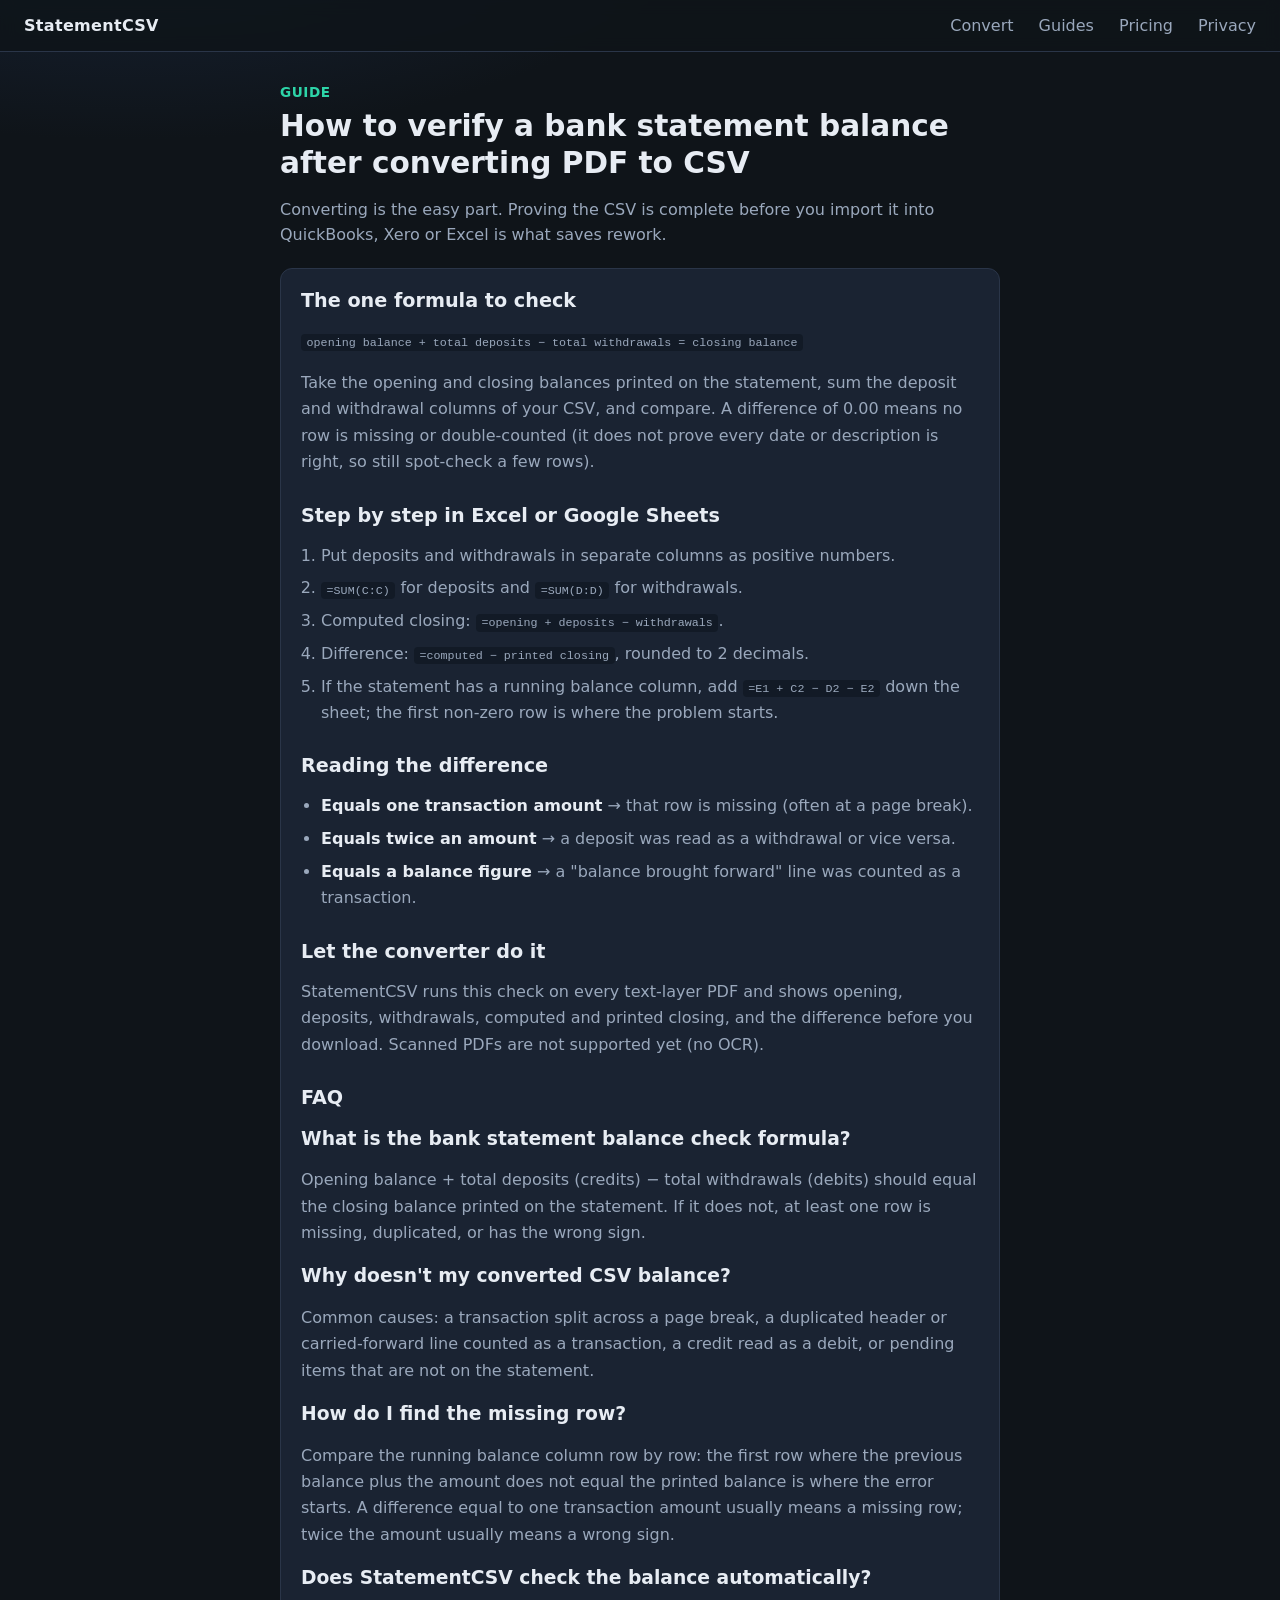
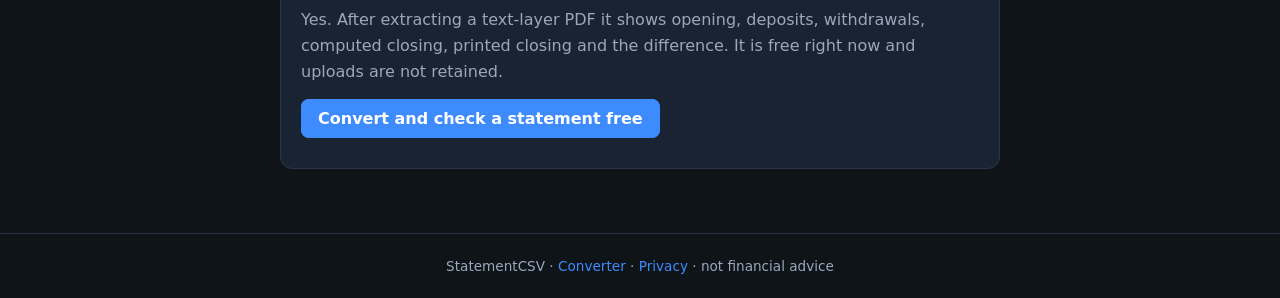
<file: templates/guides/verify-bank-statement-balance.html>
<!DOCTYPE html>
<html lang="en">
<head>
  <meta charset="utf-8" />
  <meta name="viewport" content="width=device-width, initial-scale=1" />
  <title>How to Verify a Bank Statement Balance After Converting PDF to CSV — StatementCSV</title>
  <meta name="description" content="Check opening balance + deposits − withdrawals = closing balance after converting a bank statement PDF to CSV or Excel, and find missing or duplicated rows." />
  <link rel="canonical" href="https://statementcsv.spacebit.qzz.io/guides/verify-bank-statement-balance" />
  <meta property="og:type" content="article" />
  <meta property="og:url" content="https://statementcsv.spacebit.qzz.io/guides/verify-bank-statement-balance" />
  <meta property="og:title" content="How to Verify a Bank Statement Balance After Converting PDF to CSV — StatementCSV" />
  <meta property="og:description" content="Check opening balance + deposits − withdrawals = closing balance after converting a bank statement PDF to CSV or Excel, and find missing or duplicated rows." />
  <meta property="og:site_name" content="StatementCSV" />
  <meta name="twitter:card" content="summary" />
  <meta name="twitter:title" content="How to Verify a Bank Statement Balance After Converting PDF to CSV — StatementCSV" />
  <meta name="twitter:description" content="Check opening balance + deposits − withdrawals = closing balance after converting a bank statement PDF to CSV or Excel, and find missing or duplicated rows." />
  <link rel="stylesheet" href="/static/style.css" />
  <script type="application/ld+json">
{
 "@context": "https://schema.org",
 "@type": "FAQPage",
 "mainEntity": [
  {
   "@type": "Question",
   "name": "What is the bank statement balance check formula?",
   "acceptedAnswer": {
    "@type": "Answer",
    "text": "Opening balance + total deposits (credits) \u2212 total withdrawals (debits) should equal the closing balance printed on the statement. If it does not, at least one row is missing, duplicated, or has the wrong sign."
   }
  },
  {
   "@type": "Question",
   "name": "Why doesn't my converted CSV balance?",
   "acceptedAnswer": {
    "@type": "Answer",
    "text": "Common causes: a transaction split across a page break, a duplicated header or carried-forward line counted as a transaction, a credit read as a debit, or pending items that are not on the statement."
   }
  },
  {
   "@type": "Question",
   "name": "How do I find the missing row?",
   "acceptedAnswer": {
    "@type": "Answer",
    "text": "Compare the running balance column row by row: the first row where the previous balance plus the amount does not equal the printed balance is where the error starts. A difference equal to one transaction amount usually means a missing row; twice the amount usually means a wrong sign."
   }
  },
  {
   "@type": "Question",
   "name": "Does StatementCSV check the balance automatically?",
   "acceptedAnswer": {
    "@type": "Answer",
    "text": "Yes. After extracting a text-layer PDF it shows opening, deposits, withdrawals, computed closing, printed closing and the difference. It is free right now and uploads are not retained."
   }
  }
 ]
}
</script>
</head>
<body>
  <header class="top">
    <div class="brand"><a href="/" style="color:inherit;text-decoration:none">StatementCSV</a></div>
    <nav>
      <a href="/#upload-card">Convert</a>
      <a href="/guides">Guides</a>
      <a href="/pricing">Pricing</a>
      <a href="/privacy">Privacy</a>
    </nav>
  </header>

  <main class="wrap guide">
    <p class="kicker">Guide</p>
    <h1>How to verify a bank statement balance after converting PDF to CSV</h1>
    <p class="lead">Converting is the easy part. Proving the CSV is complete before you import it into QuickBooks, Xero or Excel is what saves rework.</p>
    <section class="card guide-body">
      <h2>The one formula to check</h2>
      <p><code>opening balance + total deposits − total withdrawals = closing balance</code></p>
      <p>Take the opening and closing balances printed on the statement, sum the deposit and withdrawal columns of your CSV, and compare. A difference of 0.00 means no row is missing or double-counted (it does not prove every date or description is right, so still spot-check a few rows).</p>
      <h2>Step by step in Excel or Google Sheets</h2>
      <ol>
        <li>Put deposits and withdrawals in separate columns as positive numbers.</li>
        <li><code>=SUM(C:C)</code> for deposits and <code>=SUM(D:D)</code> for withdrawals.</li>
        <li>Computed closing: <code>=opening + deposits − withdrawals</code>.</li>
        <li>Difference: <code>=computed − printed closing</code>, rounded to 2 decimals.</li>
        <li>If the statement has a running balance column, add <code>=E1 + C2 − D2 − E2</code> down the sheet; the first non-zero row is where the problem starts.</li>
      </ol>
      <h2>Reading the difference</h2>
      <ul>
        <li><strong>Equals one transaction amount</strong> → that row is missing (often at a page break).</li>
        <li><strong>Equals twice an amount</strong> → a deposit was read as a withdrawal or vice versa.</li>
        <li><strong>Equals a balance figure</strong> → a "balance brought forward" line was counted as a transaction.</li>
      </ul>
      <h2>Let the converter do it</h2>
      <p>StatementCSV runs this check on every text-layer PDF and shows opening, deposits, withdrawals, computed and printed closing, and the difference before you download. Scanned PDFs are not supported yet (no OCR).</p>
      <h2>FAQ</h2>
      <h3>What is the bank statement balance check formula?</h3><p>Opening balance + total deposits (credits) − total withdrawals (debits) should equal the closing balance printed on the statement. If it does not, at least one row is missing, duplicated, or has the wrong sign.</p><h3>Why doesn't my converted CSV balance?</h3><p>Common causes: a transaction split across a page break, a duplicated header or carried-forward line counted as a transaction, a credit read as a debit, or pending items that are not on the statement.</p><h3>How do I find the missing row?</h3><p>Compare the running balance column row by row: the first row where the previous balance plus the amount does not equal the printed balance is where the error starts. A difference equal to one transaction amount usually means a missing row; twice the amount usually means a wrong sign.</p><h3>Does StatementCSV check the balance automatically?</h3><p>Yes. After extracting a text-layer PDF it shows opening, deposits, withdrawals, computed closing, printed closing and the difference. It is free right now and uploads are not retained.</p>
      <p style="margin-top:1.25rem"><a class="btn primary" href="/#upload-card">Convert and check a statement free</a></p>
    </section>
  </main>

  <footer class="foot">
    <span>StatementCSV · <a href="/">Converter</a> · <a href="/privacy">Privacy</a> · not financial advice</span>
  </footer>
</body>
</html>
</file>
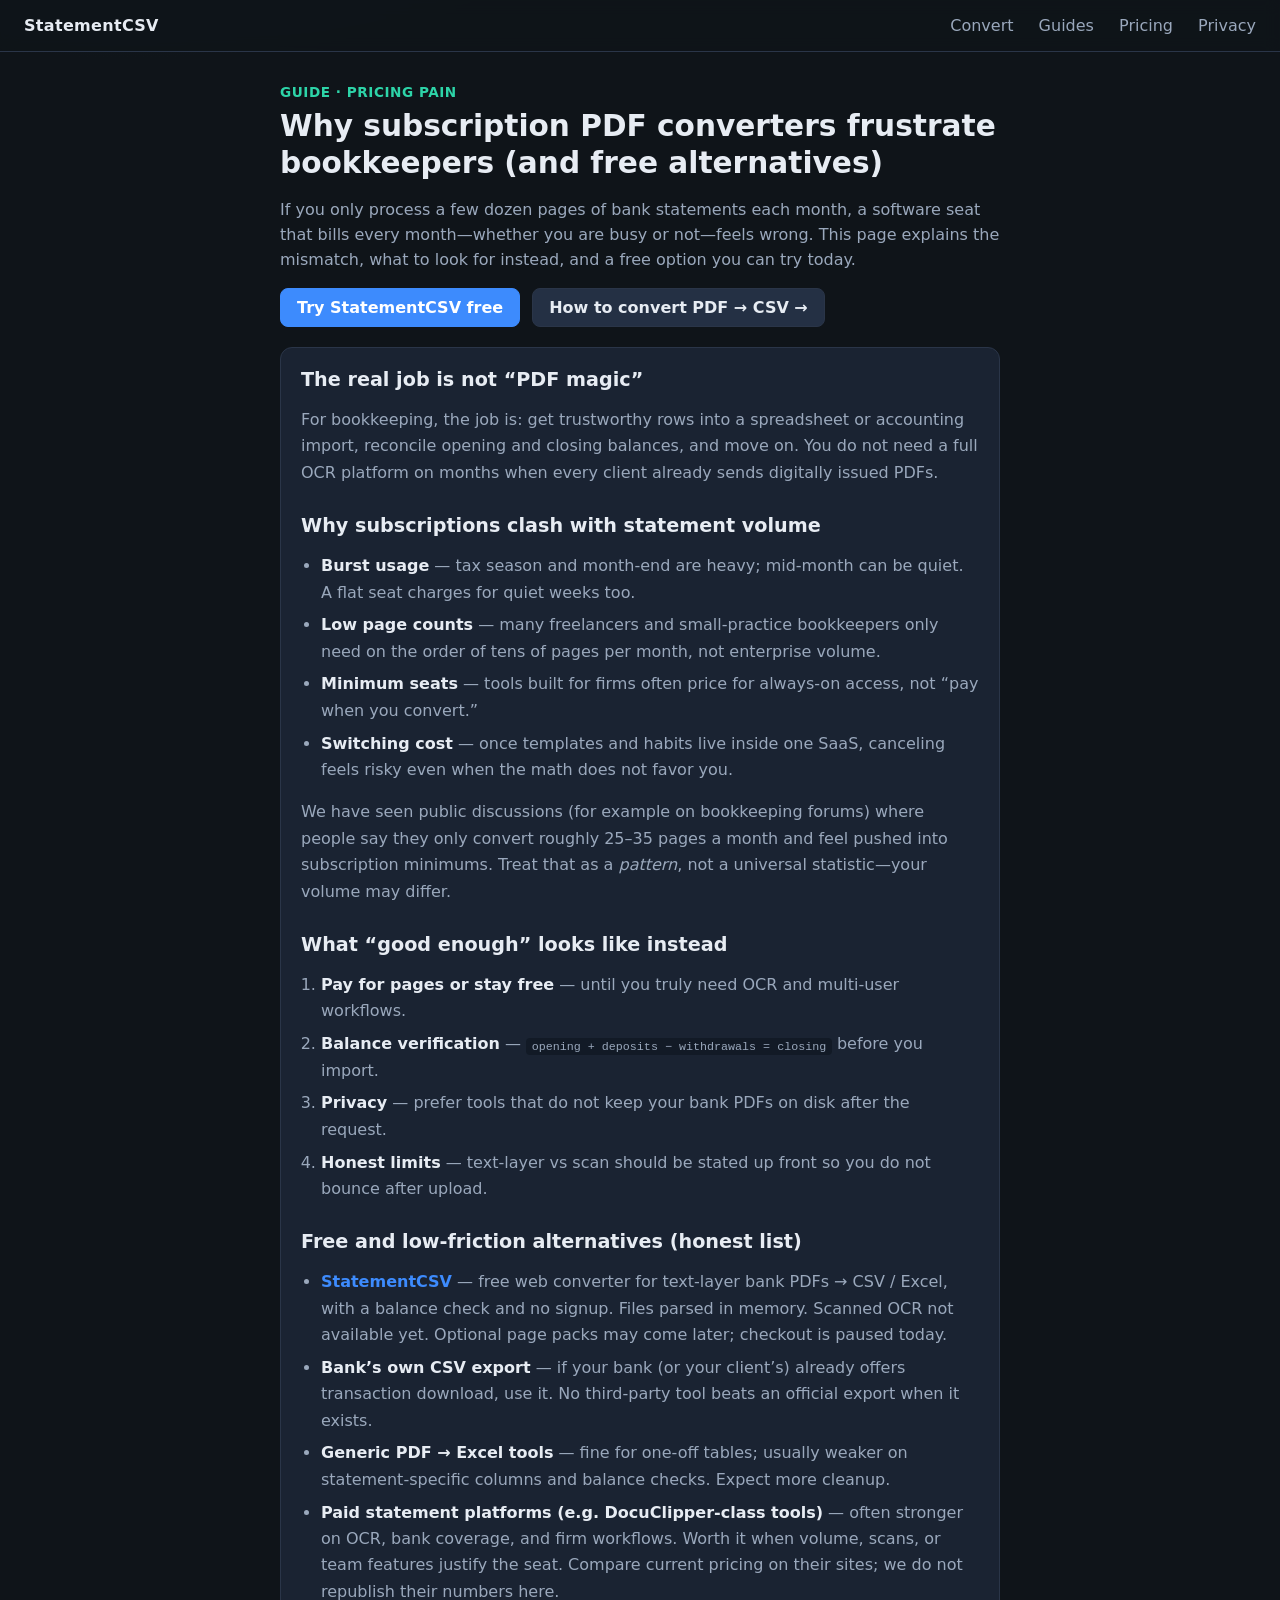
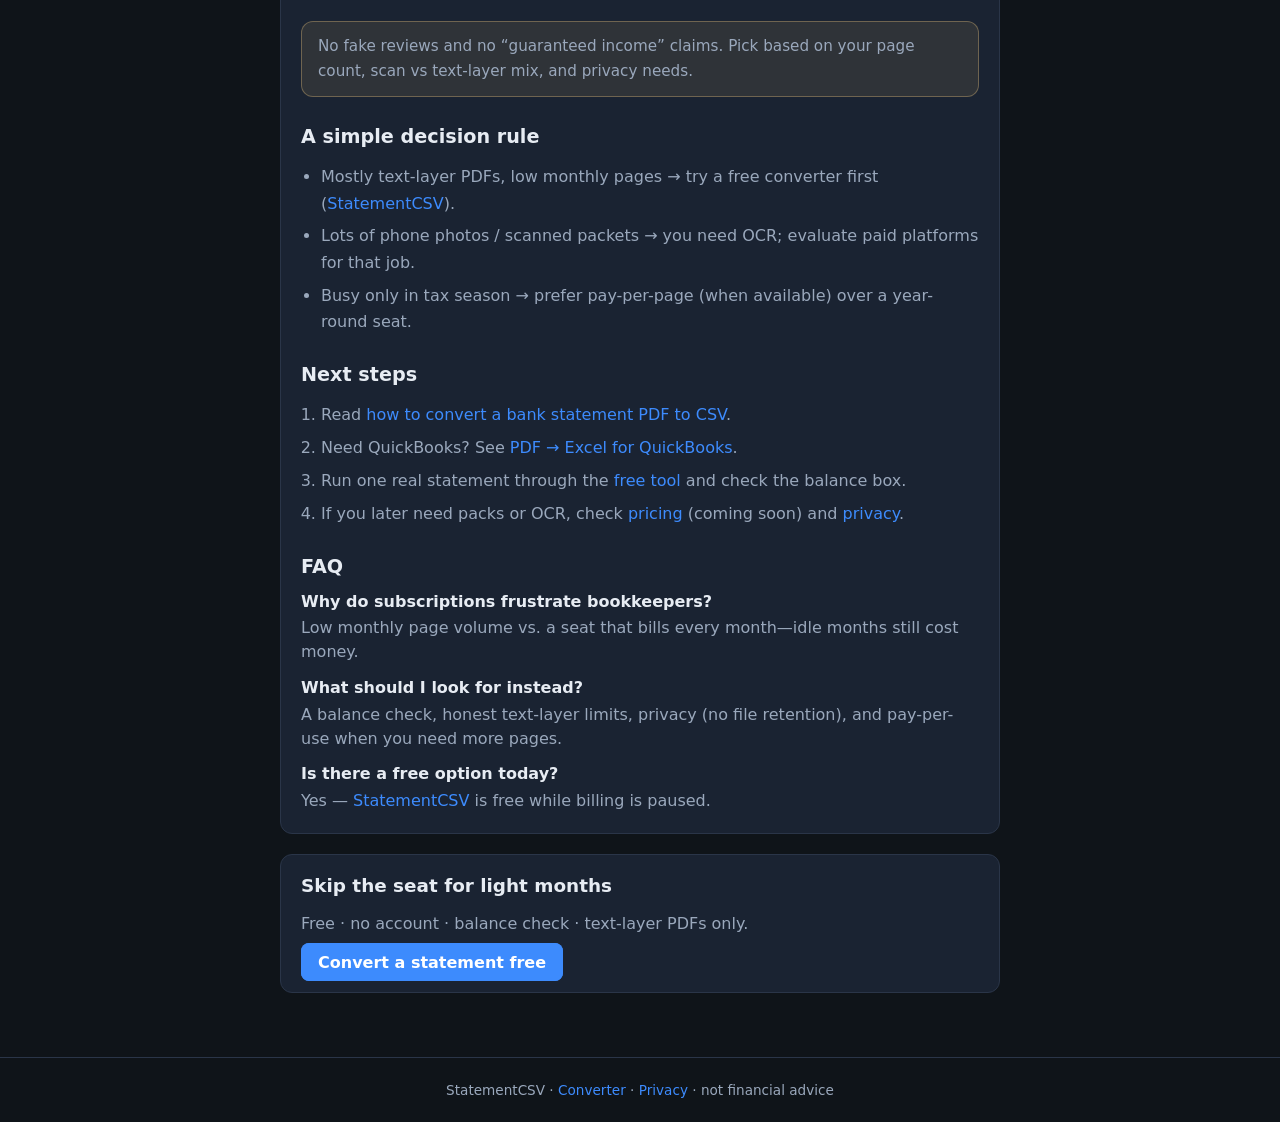
<file: templates/guides/why-subscription-converters-frustrate-bookkeepers.html>
<!DOCTYPE html>
<html lang="en">
<head>
  <meta charset="utf-8" />
  <meta name="viewport" content="width=device-width, initial-scale=1" />
  <title>Why Subscription PDF Converters Frustrate Bookkeepers (Free Alternatives) — StatementCSV</title>
  <meta name="description" content="Why monthly minimums annoy bookkeepers who only convert ~30 pages of bank statements. Free text-layer PDF → CSV tools and what to check before you pay." />
  <link rel="canonical" href="https://statementcsv.spacebit.qzz.io/guides/why-subscription-converters-frustrate-bookkeepers" />
  <meta property="og:type" content="article" />
  <meta property="og:url" content="https://statementcsv.spacebit.qzz.io/guides/why-subscription-converters-frustrate-bookkeepers" />
  <meta property="og:title" content="Why Subscription PDF Converters Frustrate Bookkeepers (Free Alternatives) — StatementCSV" />
  <meta property="og:description" content="Why monthly minimums annoy bookkeepers who only convert ~30 pages of bank statements. Free text-layer PDF → CSV tools and what to check before you pay." />
  <meta property="og:site_name" content="StatementCSV" />
  <meta name="twitter:card" content="summary" />
  <meta name="twitter:title" content="Why Subscription PDF Converters Frustrate Bookkeepers (Free Alternatives) — StatementCSV" />
  <meta name="twitter:description" content="Why monthly minimums annoy bookkeepers who only convert ~30 pages of bank statements. Free text-layer PDF → CSV tools and what to check before you pay." />
  <link rel="stylesheet" href="/static/style.css" />
  <script type="application/ld+json">
  {
    "@context": "https://schema.org",
    "@type": "FAQPage",
    "mainEntity": [
      {
        "@type": "Question",
        "name": "Why do bookkeepers dislike subscription PDF converters?",
        "acceptedAnswer": {
          "@type": "Answer",
          "text": "Many only convert a few dozen bank statement pages per month, so a monthly seat that bills whether you are busy or not feels like overpaying."
        }
      },
      {
        "@type": "Question",
        "name": "What is a better pricing model for occasional bank PDF conversion?",
        "acceptedAnswer": {
          "@type": "Answer",
          "text": "Pay-per-page or page packs aligned to actual statement volume, plus a free path for light use, often fits better than an always-on monthly seat."
        }
      },
      {
        "@type": "Question",
        "name": "Is there a free bank statement PDF to CSV tool?",
        "acceptedAnswer": {
          "@type": "Answer",
          "text": "StatementCSV offers a free text-layer PDF to CSV/Excel converter with a balance check and no signup while billing is paused."
        }
      }
    ]
  }
  </script>
</head>
<body>
  <header class="top">
    <div class="brand"><a href="/" style="color:inherit;text-decoration:none">StatementCSV</a></div>
    <nav>
      <a href="/#upload-card">Convert</a>
      <a href="/guides">Guides</a>
      <a href="/pricing">Pricing</a>
      <a href="/privacy">Privacy</a>
    </nav>
  </header>

  <main class="wrap guide">
    <p class="kicker">Guide · Pricing pain</p>
    <h1>Why subscription PDF converters frustrate bookkeepers (and free alternatives)</h1>
    <p class="lead">
      If you only process a few dozen pages of bank statements each month, a software seat that
      bills every month—whether you are busy or not—feels wrong. This page explains the mismatch,
      what to look for instead, and a free option you can try today.
    </p>

    <div class="cta-row">
      <a class="btn primary" href="/#upload-card">Try StatementCSV free</a>
      <a class="btn" href="/guides/bank-statement-to-csv">How to convert PDF → CSV →</a>
    </div>

    <section class="card guide-body">
      <h2>The real job is not “PDF magic”</h2>
      <p>
        For bookkeeping, the job is: get trustworthy rows into a spreadsheet or accounting import,
        reconcile opening and closing balances, and move on. You do not need a full OCR platform
        on months when every client already sends digitally issued PDFs.
      </p>

      <h2>Why subscriptions clash with statement volume</h2>
      <ul>
        <li><strong>Burst usage</strong> — tax season and month-end are heavy; mid-month can be quiet. A flat seat charges for quiet weeks too.</li>
        <li><strong>Low page counts</strong> — many freelancers and small-practice bookkeepers only need on the order of tens of pages per month, not enterprise volume.</li>
        <li><strong>Minimum seats</strong> — tools built for firms often price for always-on access, not “pay when you convert.”</li>
        <li><strong>Switching cost</strong> — once templates and habits live inside one SaaS, canceling feels risky even when the math does not favor you.</li>
      </ul>
      <p>
        We have seen public discussions (for example on bookkeeping forums) where people say they only
        convert roughly 25–35 pages a month and feel pushed into subscription minimums. Treat that as
        a <em>pattern</em>, not a universal statistic—your volume may differ.
      </p>

      <h2>What “good enough” looks like instead</h2>
      <ol>
        <li><strong>Pay for pages or stay free</strong> — until you truly need OCR and multi-user workflows.</li>
        <li><strong>Balance verification</strong> — <code>opening + deposits − withdrawals = closing</code> before you import.</li>
        <li><strong>Privacy</strong> — prefer tools that do not keep your bank PDFs on disk after the request.</li>
        <li><strong>Honest limits</strong> — text-layer vs scan should be stated up front so you do not bounce after upload.</li>
      </ol>

      <h2>Free and low-friction alternatives (honest list)</h2>
      <ul>
        <li>
          <strong><a href="/">StatementCSV</a></strong> — free web converter for text-layer bank PDFs → CSV / Excel,
          with a balance check and no signup. Files parsed in memory. Scanned OCR not available yet.
          Optional page packs may come later; checkout is paused today.
        </li>
        <li>
          <strong>Bank’s own CSV export</strong> — if your bank (or your client’s) already offers transaction download,
          use it. No third-party tool beats an official export when it exists.
        </li>
        <li>
          <strong>Generic PDF → Excel tools</strong> — fine for one-off tables; usually weaker on statement-specific
          columns and balance checks. Expect more cleanup.
        </li>
        <li>
          <strong>Paid statement platforms (e.g. DocuClipper-class tools)</strong> — often stronger on OCR, bank coverage,
          and firm workflows. Worth it when volume, scans, or team features justify the seat. Compare current pricing
          on their sites; we do not republish their numbers here.
        </li>
      </ul>
      <p class="limit-bar">
        No fake reviews and no “guaranteed income” claims. Pick based on your page count, scan vs text-layer mix, and privacy needs.
      </p>

      <h2>A simple decision rule</h2>
      <ul>
        <li>Mostly text-layer PDFs, low monthly pages → try a free converter first (<a href="/#upload-card">StatementCSV</a>).</li>
        <li>Lots of phone photos / scanned packets → you need OCR; evaluate paid platforms for that job.</li>
        <li>Busy only in tax season → prefer pay-per-page (when available) over a year-round seat.</li>
      </ul>

      <h2>Next steps</h2>
      <ol>
        <li>Read <a href="/guides/bank-statement-to-csv">how to convert a bank statement PDF to CSV</a>.</li>
        <li>Need QuickBooks? See <a href="/guides/bank-statement-pdf-to-excel-quickbooks">PDF → Excel for QuickBooks</a>.</li>
        <li>Run one real statement through the <a href="/#upload-card">free tool</a> and check the balance box.</li>
        <li>If you later need packs or OCR, check <a href="/pricing">pricing</a> (coming soon) and <a href="/privacy">privacy</a>.</li>
      </ol>

      <h2 id="faq">FAQ</h2>
      <dl class="faq">
        <dt>Why do subscriptions frustrate bookkeepers?</dt>
        <dd>Low monthly page volume vs. a seat that bills every month—idle months still cost money.</dd>
        <dt>What should I look for instead?</dt>
        <dd>A balance check, honest text-layer limits, privacy (no file retention), and pay-per-use when you need more pages.</dd>
        <dt>Is there a free option today?</dt>
        <dd>Yes — <a href="/#upload-card">StatementCSV</a> is free while billing is paused.</dd>
      </dl>

    </section>

    <section class="card">
      <h2 style="margin-top:0;font-size:1.15rem">Skip the seat for light months</h2>
      <p class="lead" style="margin-bottom:1rem">Free · no account · balance check · text-layer PDFs only.</p>
      <a class="btn primary" href="/#upload-card">Convert a statement free</a>
    </section>
  </main>

  <footer class="foot">
    <span>StatementCSV · <a href="/">Converter</a> · <a href="/privacy">Privacy</a> · not financial advice</span>
  </footer>
</body>
</html>
</file>
<file: static/style.css>
:root {
  --bg: #0f1419;
  --card: #1a2332;
  --line: #2a3548;
  --text: #e7ecf3;
  --muted: #9aa8bc;
  --accent: #3d8bfd;
  --accent2: #2dd4a8;
  --danger: #f07178;
  --warn: #e6c07b;
  --radius: 12px;
  --font: "Segoe UI", system-ui, -apple-system, sans-serif;
}
* { box-sizing: border-box; }
body {
  margin: 0;
  font-family: var(--font);
  background: radial-gradient(1200px 600px at 10% -10%, #1b2a44 0%, var(--bg) 55%);
  color: var(--text);
  min-height: 100vh;
}
a { color: var(--accent); text-decoration: none; }
a:hover { text-decoration: underline; }
.top {
  display: flex; align-items: center; justify-content: space-between;
  padding: 1rem 1.5rem; border-bottom: 1px solid var(--line);
  backdrop-filter: blur(8px); position: sticky; top: 0; background: rgba(15,20,25,.85);
}
.brand { font-weight: 700; letter-spacing: .02em; }
nav a { margin-left: 1.25rem; color: var(--muted); }
nav a:hover { color: var(--text); }
.wrap { max-width: 960px; margin: 0 auto; padding: 2rem 1.25rem 4rem; }
.hero h1 { font-size: 1.75rem; margin: 0 0 .75rem; }
.lead { color: var(--muted); line-height: 1.55; }
.privacy {
  background: rgba(45, 212, 168, .08);
  border: 1px solid rgba(45, 212, 168, .25);
  padding: .75rem 1rem; border-radius: var(--radius); color: #b6f0dc;
}
.card {
  background: var(--card); border: 1px solid var(--line);
  border-radius: var(--radius); padding: 1.25rem; margin-top: 1.25rem;
}
.muted-card { color: var(--muted); }
.muted-card h3 { color: var(--text); margin-top: 0; }
.drop {
  display: flex; flex-direction: column; align-items: center; justify-content: center;
  gap: .35rem; padding: 2.5rem 1rem; border: 2px dashed var(--line);
  border-radius: var(--radius); cursor: pointer; transition: border-color .15s, background .15s;
}
.drop:hover, .drop.drag { border-color: var(--accent); background: rgba(61,139,253,.06); }
.drop-title { font-weight: 600; }
.drop-sub { color: var(--muted); font-size: .9rem; }
.row { display: flex; align-items: center; gap: .75rem; flex-wrap: wrap; }
.row.between { justify-content: space-between; }
.actions { margin-top: 1rem; }
.btn {
  appearance: none; border: 1px solid var(--line); background: #243044;
  color: var(--text); padding: .55rem 1rem; border-radius: 8px; cursor: pointer; font-weight: 600;
}
.btn:hover { border-color: var(--accent); }
.btn:disabled { opacity: .45; cursor: not-allowed; }
.btn.primary { background: var(--accent); border-color: var(--accent); color: #fff; }
.btn.primary:hover { filter: brightness(1.05); }
.err { color: var(--danger); }
.hint { color: var(--muted); }
.balance {
  padding: 1rem; border-radius: 8px; margin-bottom: 1rem;
  border: 1px solid var(--line); background: #121a26;
}
.balance.pass { border-color: rgba(45,212,168,.45); background: rgba(45,212,168,.08); }
.balance.fail { border-color: rgba(240,113,120,.45); background: rgba(240,113,120,.08); }
.balance.unknown { border-color: rgba(230,192,123,.45); background: rgba(230,192,123,.08); }
.balance .title { font-weight: 700; margin-bottom: .5rem; }
.balance .grid {
  display: grid; grid-template-columns: repeat(auto-fit, minmax(140px, 1fr)); gap: .5rem;
  font-size: .92rem; color: var(--muted);
}
.balance .grid strong { color: var(--text); display: block; font-size: 1.05rem; }
.table-wrap { overflow-x: auto; margin-top: .75rem; }
table { width: 100%; border-collapse: collapse; font-size: .92rem; }
th, td { padding: .55rem .6rem; border-bottom: 1px solid var(--line); text-align: left; }
th { color: var(--muted); font-weight: 600; }
td.num, th.num { text-align: right; font-variant-numeric: tabular-nums; }
.muted { color: var(--muted); font-weight: 500; font-size: .95rem; }
.pricing-grid {
  display: grid; grid-template-columns: repeat(auto-fit, minmax(220px, 1fr));
  gap: 1rem; margin-top: 1.5rem;
}
.price-card {
  background: var(--card); border: 1px solid var(--line); border-radius: var(--radius);
  padding: 1.25rem; display: flex; flex-direction: column; gap: .75rem; position: relative;
}
.price-card.featured { border-color: var(--accent); box-shadow: 0 0 0 1px rgba(61,139,253,.35); }
.price-card .badge {
  position: absolute; top: -10px; right: 12px; background: var(--accent);
  color: #fff; font-size: .75rem; font-weight: 700; padding: .2rem .5rem; border-radius: 999px;
}
.price { margin: 0; color: var(--muted); }
.price .amount { font-size: 1.75rem; color: var(--text); font-weight: 700; }
.price-card ul { margin: 0; padding-left: 1.1rem; color: var(--muted); flex: 1; }
.price-card .btn { width: 100%; }
.foot {
  text-align: center; color: var(--muted); font-size: .85rem;
  padding: 1.5rem; border-top: 1px solid var(--line);
}
code { background: #121a26; padding: .1rem .35rem; border-radius: 4px; font-size: .9em; }

/* Marketing homepage / pricing */
.kicker {
  color: var(--accent2);
  font-size: .85rem;
  font-weight: 700;
  letter-spacing: .04em;
  text-transform: uppercase;
  margin: 0 0 .5rem;
}
.feature-list {
  margin: 1rem 0 1.25rem;
  padding-left: 1.2rem;
  color: var(--muted);
  line-height: 1.6;
}
.feature-list li { margin: .35rem 0; }
.cta-row {
  display: flex;
  flex-wrap: wrap;
  gap: .75rem;
  margin: 1rem 0 1.25rem;
}
.cta-row .btn { text-decoration: none; display: inline-block; text-align: center; }
.limit-bar {
  background: rgba(230, 192, 123, .1);
  border: 1px solid rgba(230, 192, 123, .35);
  padding: .75rem 1rem;
  border-radius: var(--radius);
  color: #f0d9a8;
  font-size: .95rem;
}
.trust-bar {
  color: var(--muted);
  font-size: .9rem;
  margin: 1rem 0 0;
}
.upload-heading { margin: 0 0 1rem; font-size: 1.15rem; }
.banner-free {
  display: inline-block;
  background: rgba(45, 212, 168, .12);
  border: 1px solid rgba(45, 212, 168, .4);
  color: #b6f0dc;
  font-weight: 700;
  font-size: .9rem;
  padding: .4rem .85rem;
  border-radius: 999px;
  margin: 0 0 1rem;
}
.price-card.coming-soon { opacity: .92; }
.price-card .soon-label {
  margin: 0;
  text-align: center;
  color: var(--warn);
  font-size: .8rem;
  font-weight: 700;
  letter-spacing: .03em;
  text-transform: uppercase;
}
.price-card a.btn { text-decoration: none; text-align: center; }

/* SEO guide pages */
.wrap.guide { max-width: 760px; }
.guide h1 { font-size: 1.85rem; margin: 0 0 .75rem; line-height: 1.25; }
.guide-body h2 { font-size: 1.2rem; margin: 1.75rem 0 .65rem; }
.guide-body h2:first-child { margin-top: 0; }
.guide-body p, .guide-body li { line-height: 1.65; color: var(--muted); }
.guide-body strong { color: var(--text); }
.guide-body ol, .guide-body ul { padding-left: 1.25rem; }
.guide-body li { margin: .4rem 0; }
.guide-list { list-style: none; padding-left: 0; }
.guide-list li { margin: 1rem 0; line-height: 1.5; }

.faq { margin: 0; }
.faq dt { font-weight: 700; margin-top: 0.85rem; color: var(--text); }
.faq dd { margin: 0.35rem 0 0; color: var(--muted); line-height: 1.5; }
.hero-illu { margin: 1rem 0 0.25rem; }
.hero-illustration { max-width: 100%; height: auto; border-radius: 12px; display: block; }
.guide-list { list-style: none; padding: 0; margin: 0; }
.guide-list li { padding: 0.75rem 0; border-bottom: 1px solid var(--line); }
.guide-list li:last-child { border-bottom: none; }

.download-hero{display:flex;flex-wrap:wrap;gap:12px;align-items:center;margin-bottom:16px}
.btn-big{font-size:1.15rem;padding:14px 28px;min-width:240px}
</file>
